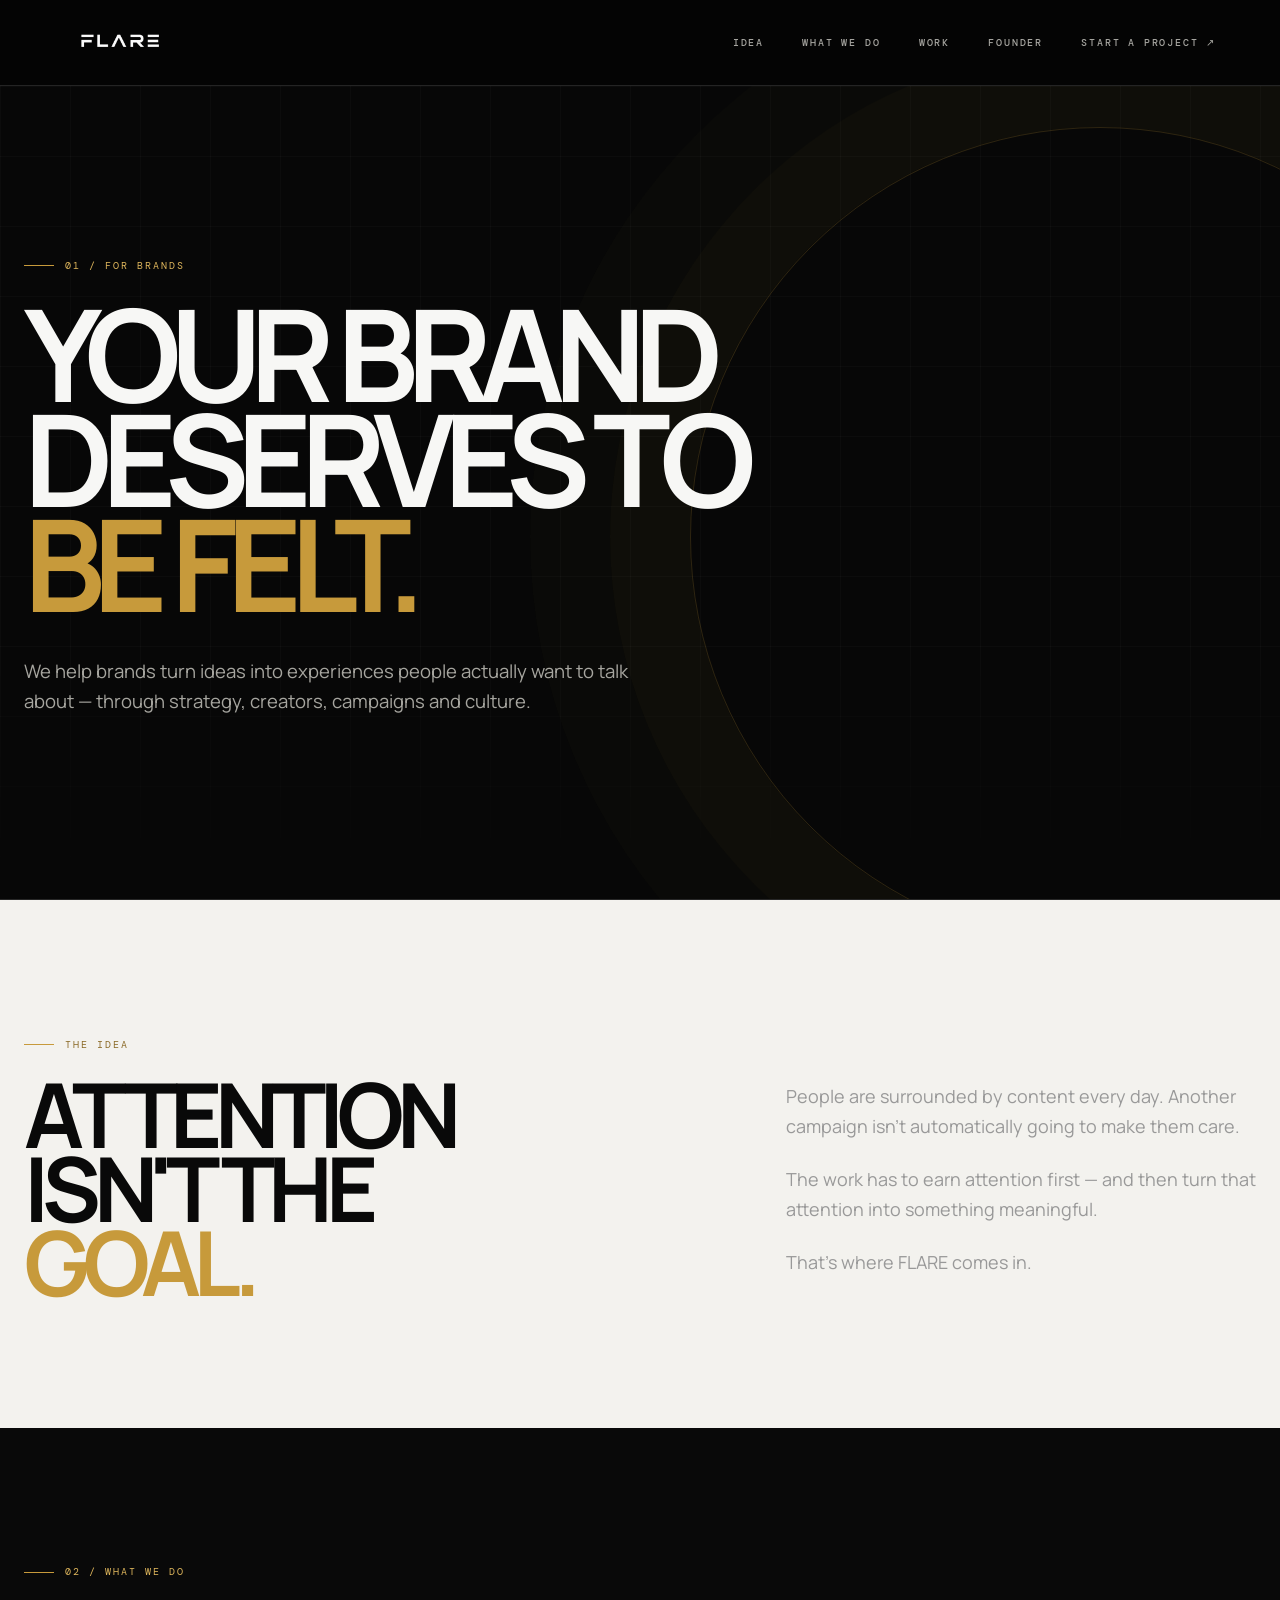
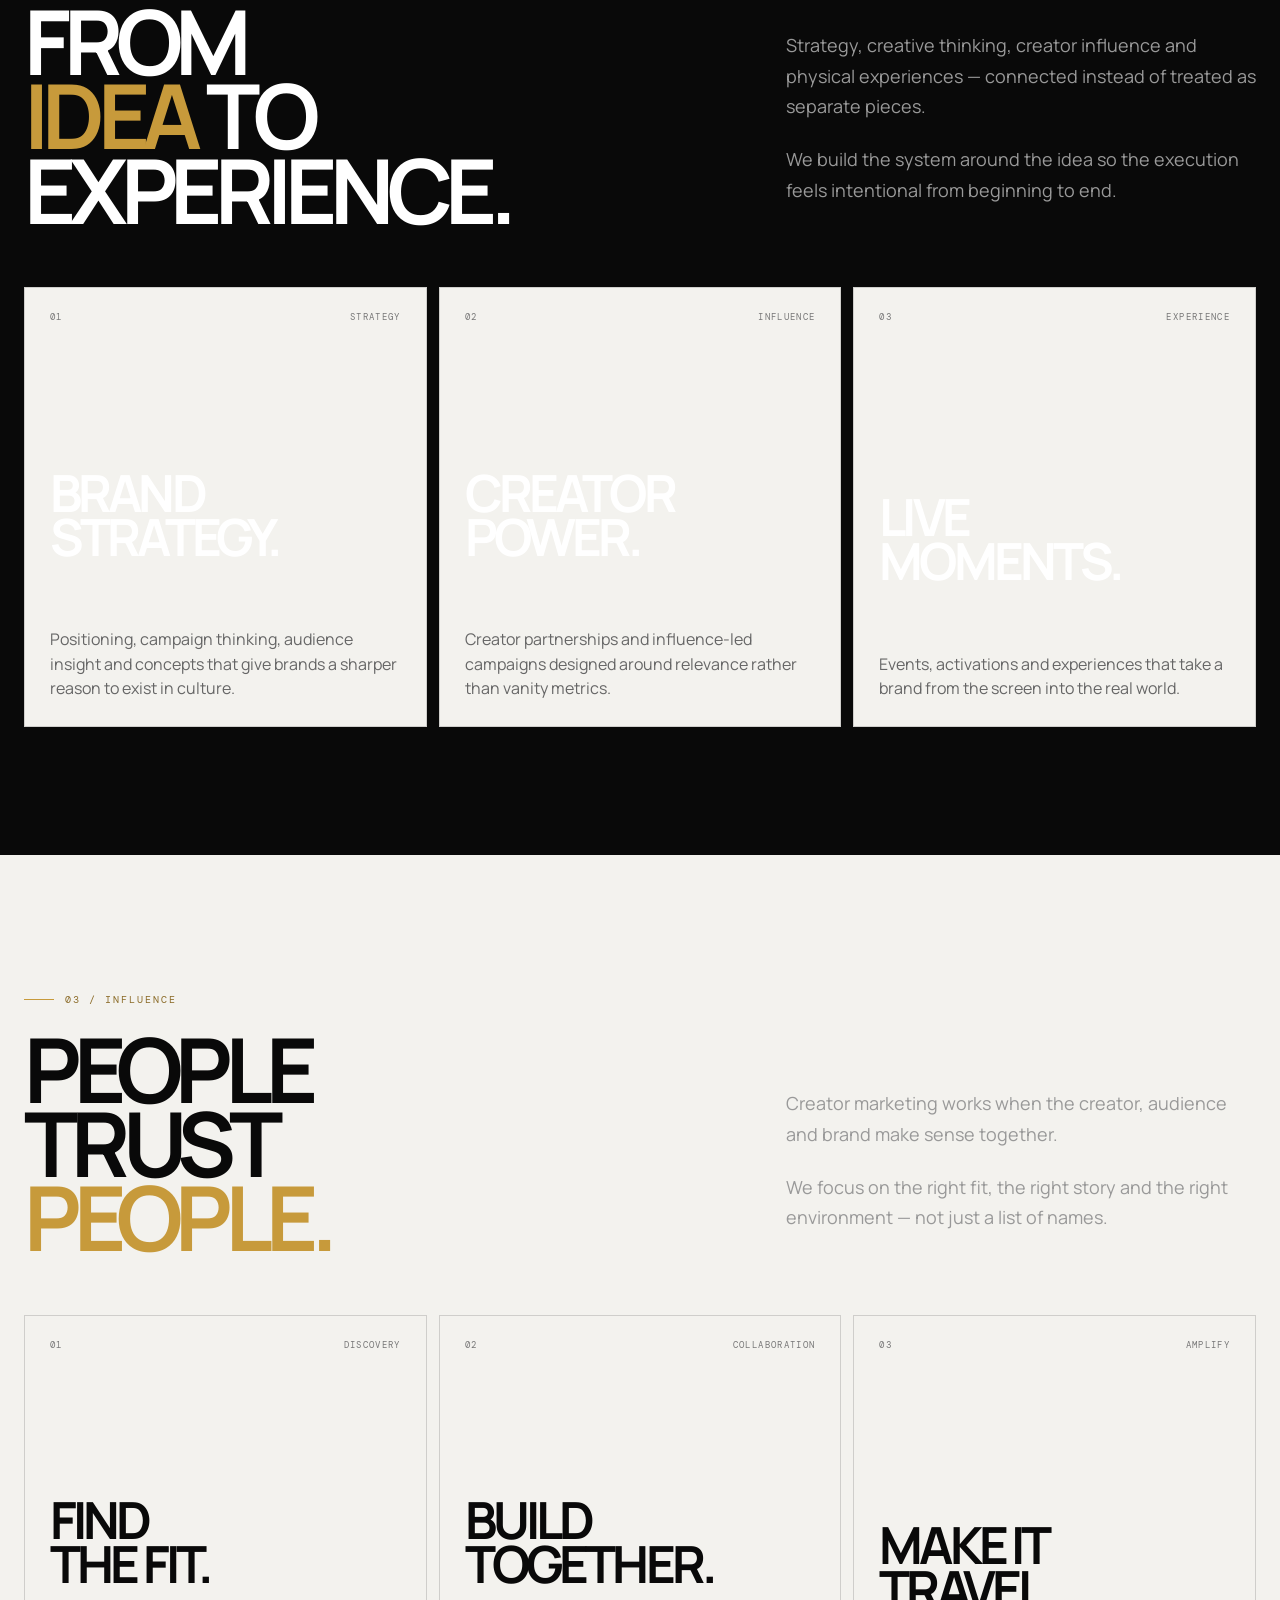
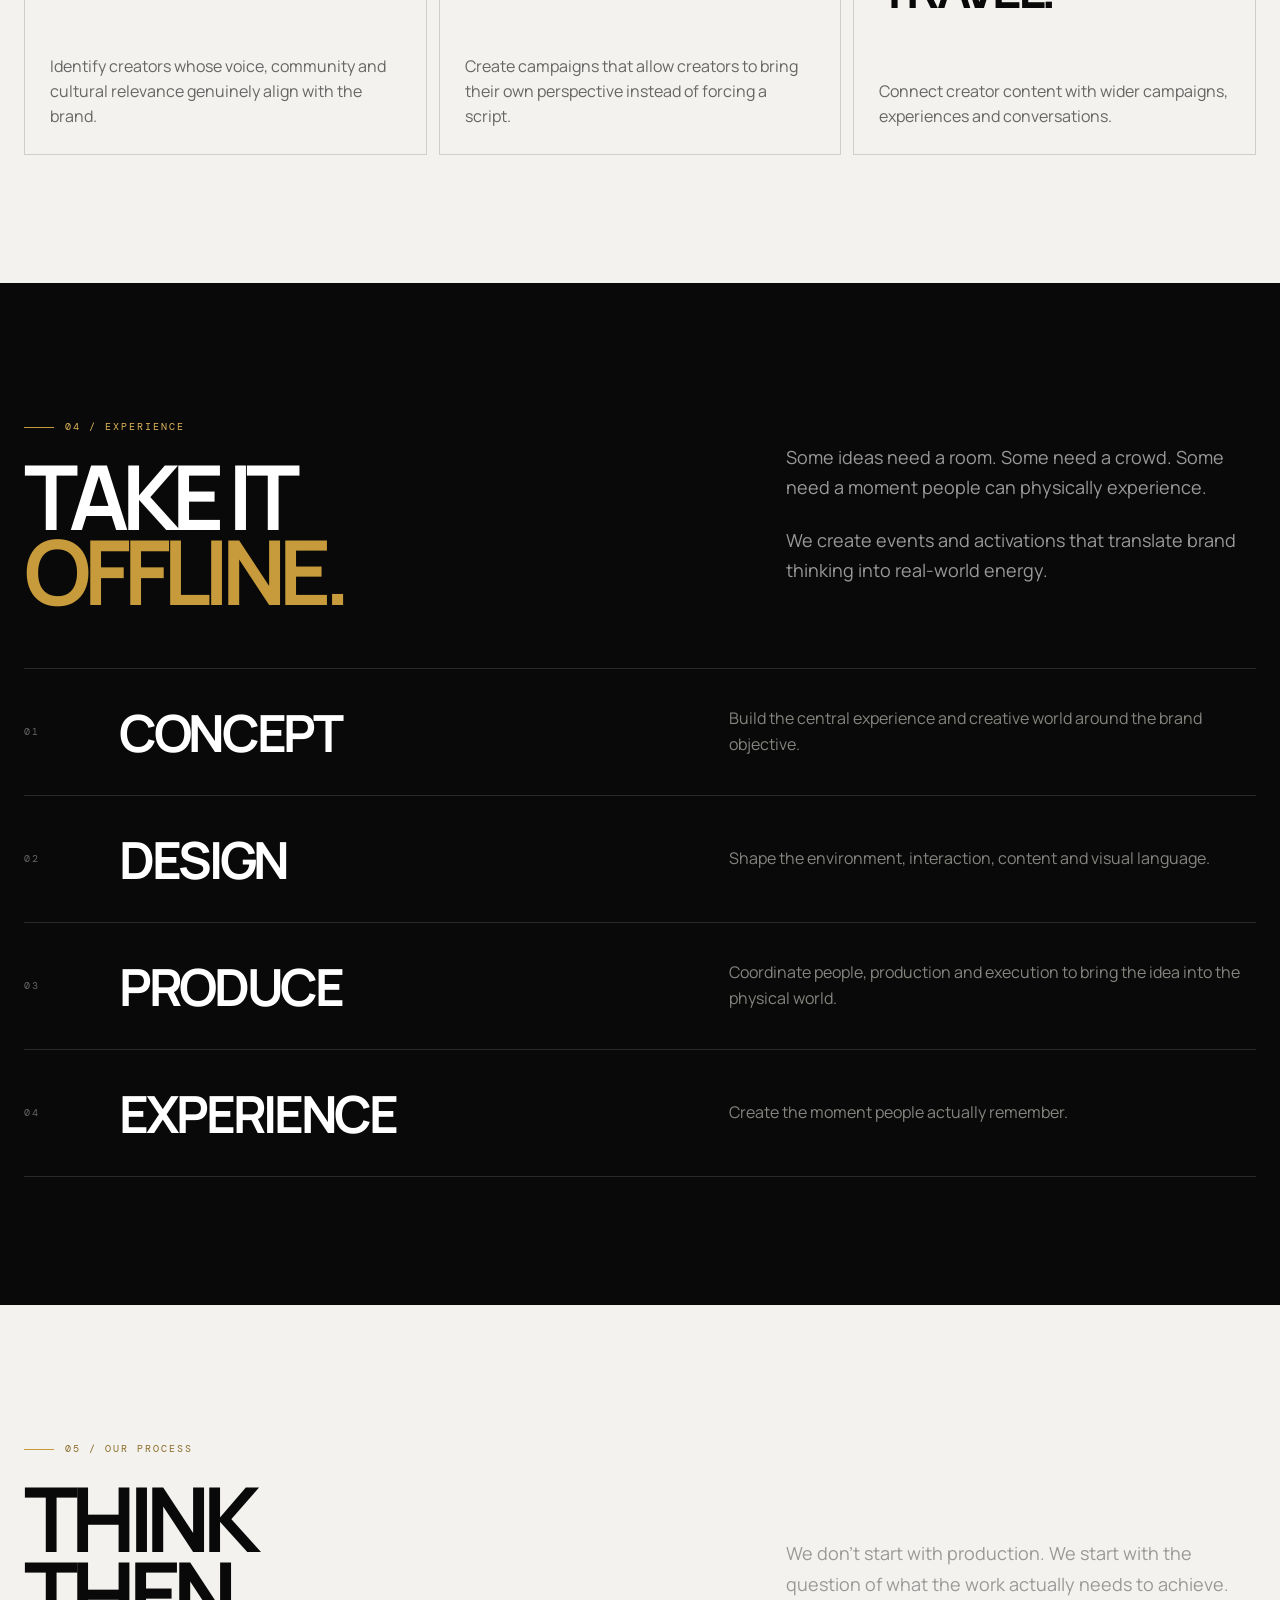
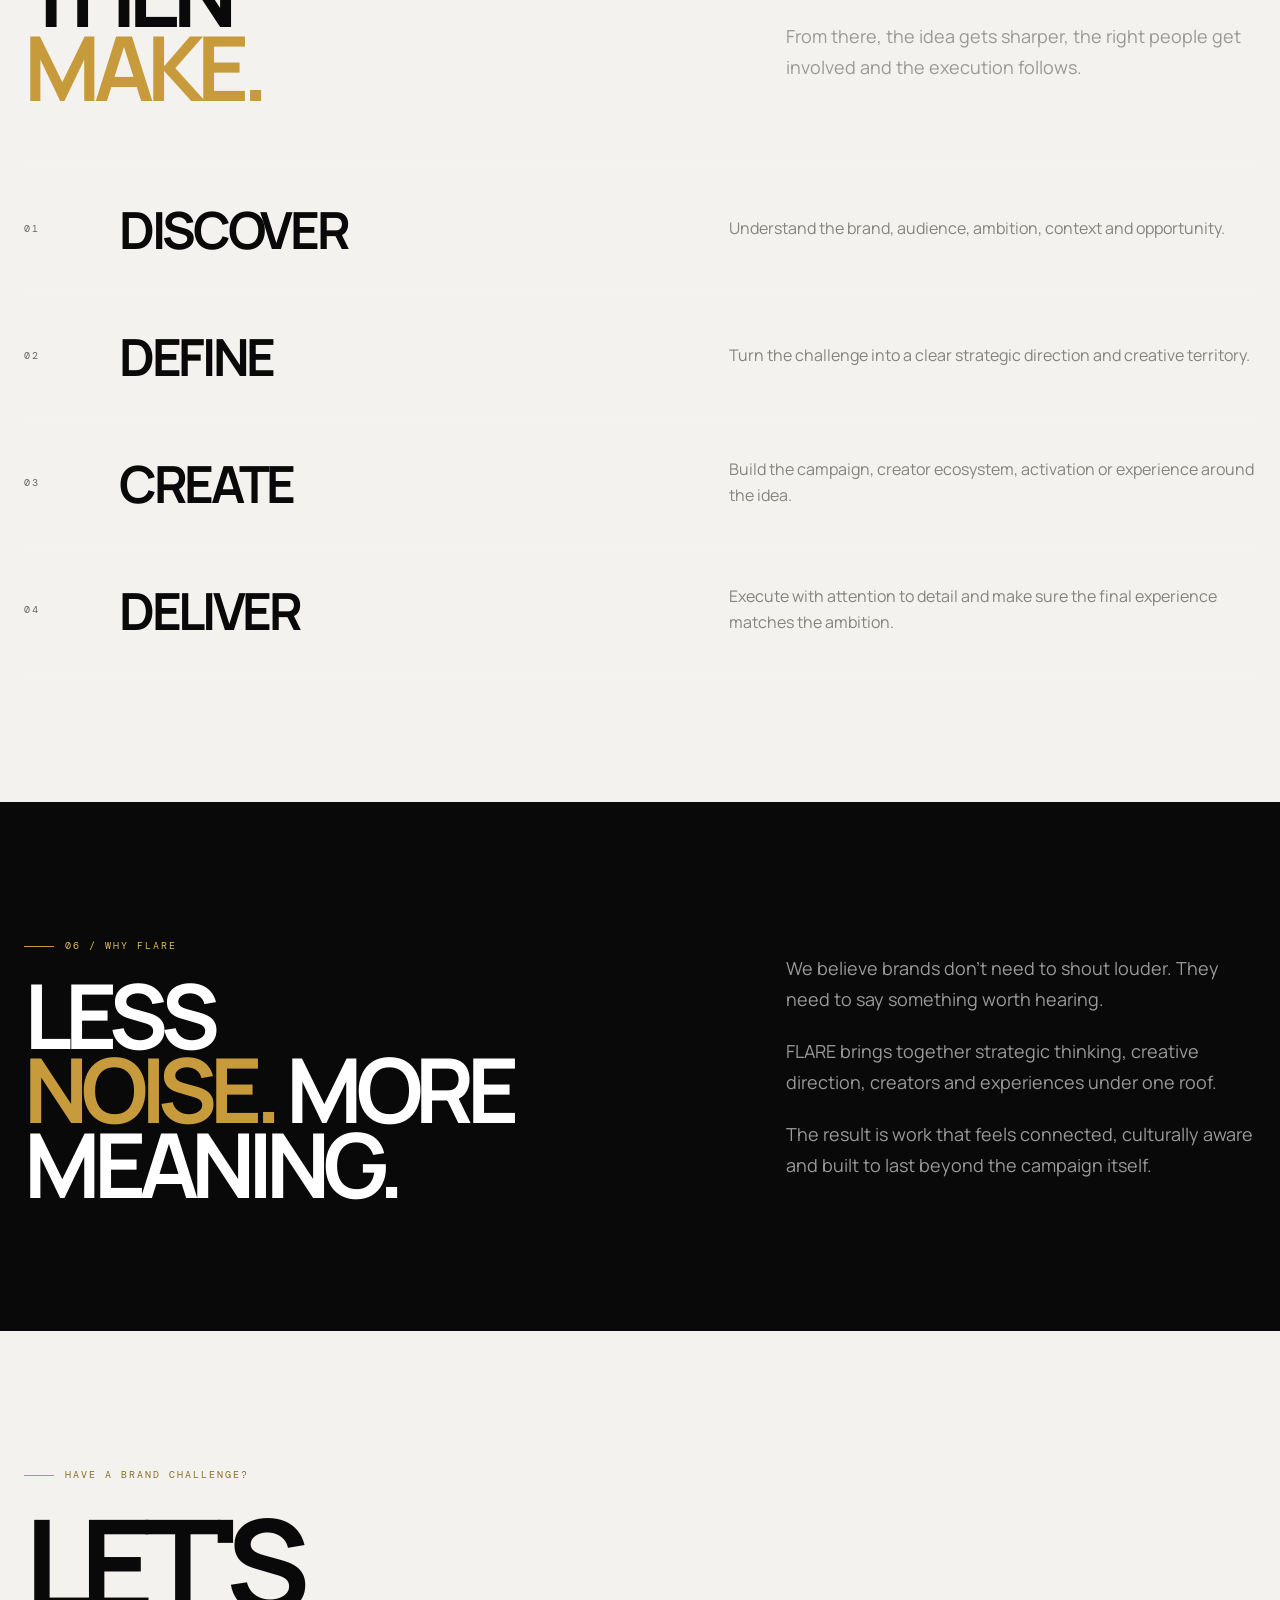
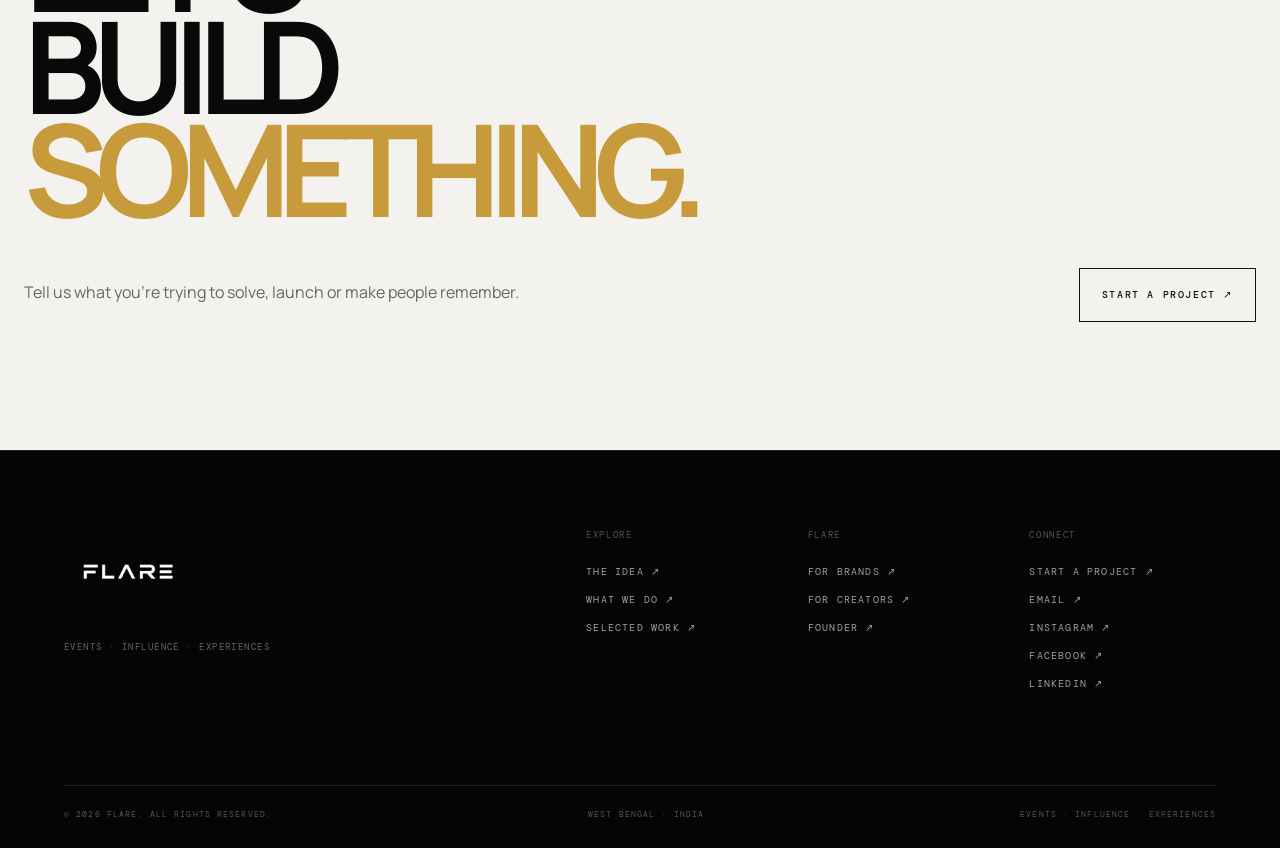
<file: brand.html>
<!doctype html>
<html lang="en">

<head>

  <meta charset="utf-8">

  <meta
    name="viewport"
    content="width=device-width,initial-scale=1,viewport-fit=cover"
  >

  <title>FLARE — For Brands</title>

  <meta
    name="theme-color"
    content="#050505"
  >

  <link rel="preconnect" href="https://fonts.googleapis.com">

  <link
    rel="preconnect"
    href="https://fonts.gstatic.com"
    crossorigin
  >

  <link
    href="https://fonts.googleapis.com/css2?family=DM+Mono:wght@300;400;500&family=Manrope:wght@400;500;600;700;800&display=swap"
    rel="stylesheet"
  >

  <!-- GLOBAL FLARE SYSTEM -->
  <link
    rel="stylesheet"
    href="flare-global.css"
  >

</head>


<body class="page-brand">


<!-- =====================================================
     PAGE LOADER
===================================================== -->

<div
  class="flare-page-loader"
  aria-hidden="true"
>

  <img
    src="flare-logo.png"
    alt=""
  >

  <div class="flare-loader-line"></div>

</div>



<!-- =====================================================
     HEADER
===================================================== -->

<header class="site-header">

  <a
    href="index.html"
    class="brand-logo"
    aria-label="FLARE Home"
  >

    <img
      src="flare-logo.png"
      alt="FLARE"
    >

  </a>


  <nav
    class="desktop-nav"
    aria-label="Primary navigation"
  >

    <a href="index.html#idea">
      IDEA
    </a>

    <a href="index.html#services">
      WHAT WE DO
    </a>

    <a href="index.html#work">
      WORK
    </a>

    <a href="founder.html">
      FOUNDER
    </a>

    <a href="contact.html">
      START A PROJECT ↗
    </a>

  </nav>


  <button
    class="menu-button"
    id="menuToggle"
    type="button"
    aria-label="Open menu"
    aria-expanded="false"
    aria-controls="mobileMenu"
  >

    <span></span>
    <span></span>

  </button>

</header>



<!-- =====================================================
     MOBILE MENU
===================================================== -->

<div
  class="mobile-menu"
  id="mobileMenu"
  aria-hidden="true"
>

  <div class="mobile-menu-inner">

    <div class="menu-label">
      MENU / 001
    </div>


    <nav
      class="mobile-navigation"
      aria-label="Mobile navigation"
    >

      <a href="index.html#idea">

        <span>
          THE IDEA
        </span>

        <small>
          01
        </small>

      </a>


      <a href="index.html#services">

        <span>
          WHAT WE DO
        </span>

        <small>
          02
        </small>

      </a>


      <a href="index.html#work">

        <span>
          SELECTED WORK
        </span>

        <small>
          03
        </small>

      </a>


      <a href="founder.html">

        <span>
          FOUNDER
        </span>

        <small>
          04
        </small>

      </a>


      <a href="contact.html">

        <span>
          START A PROJECT
        </span>

        <small>
          05
        </small>

      </a>

    </nav>


    <div class="menu-socials">

      <a
        href="https://www.instagram.com/weareflare.in/"
        target="_blank"
        rel="noopener noreferrer"
      >
        INSTAGRAM ↗
      </a>


      <a
        href="https://www.facebook.com/share/1E8TYpNmLc/?mibextid=wwXIfr"
        target="_blank"
        rel="noopener noreferrer"
      >
        FACEBOOK ↗
      </a>


      <a
        href="https://www.linkedin.com/company/flare-events-india/"
        target="_blank"
        rel="noopener noreferrer"
      >
        LINKEDIN ↗
      </a>

    </div>

  </div>

</div>



<!-- =====================================================
     MAIN
===================================================== -->

<main>


<!-- =====================================================
     BRAND HERO
===================================================== -->

<section class="inner-hero">

  <div class="inner-hero-inner">

    <span class="eyebrow reveal">
      01 / FOR BRANDS
    </span>


    <h1 class="reveal delay-1">

      YOUR BRAND<br>

      DESERVES TO<br>

      <span>
        BE FELT.
      </span>

    </h1>


    <p class="inner-hero-copy reveal delay-2">

      We help brands turn ideas into experiences people
      actually want to talk about — through strategy,
      creators, campaigns and culture.

    </p>

  </div>

</section>



<!-- =====================================================
     THE IDEA
===================================================== -->

<section class="inner-section light">

  <div class="inner-container">

    <div class="split">

      <div>

        <span
          class="eyebrow reveal"
          style="color:#8b6b28"
        >
          THE IDEA
        </span>


        <h2 class="reveal delay-1">

          ATTENTION<br>

          ISN'T THE<br>

          <span>
            GOAL.
          </span>

        </h2>

      </div>


      <div class="split-copy reveal delay-2">

        <p>
          People are surrounded by content every day.
          Another campaign isn't automatically going
          to make them care.
        </p>

        <p>
          The work has to earn attention first — and then
          turn that attention into something meaningful.
        </p>

        <p>
          That's where FLARE comes in.
        </p>

      </div>

    </div>

  </div>

</section>



<!-- =====================================================
     WHAT WE DO
===================================================== -->

<section class="inner-section dark">

  <div class="inner-container">

    <span class="eyebrow reveal">
      02 / WHAT WE DO
    </span>


    <div class="split">

      <div>

        <h2 class="reveal delay-1">

          FROM<br>

          <span>
            IDEA
          </span>

          TO<br>

          EXPERIENCE.

        </h2>

      </div>


      <div class="split-copy reveal delay-2">

        <p>
          Strategy, creative thinking, creator influence
          and physical experiences — connected instead
          of treated as separate pieces.
        </p>

        <p>
          We build the system around the idea so the
          execution feels intentional from beginning to end.
        </p>

      </div>

    </div>


    <div class="capability-grid">


      <!-- STRATEGY -->

      <article class="capability-card reveal">

        <small>

          <span>
            01
          </span>

          <span>
            STRATEGY
          </span>

        </small>


        <h3>
          BRAND<br>
          STRATEGY.
        </h3>


        <p>
          Positioning, campaign thinking, audience insight
          and concepts that give brands a sharper reason
          to exist in culture.
        </p>

      </article>



      <!-- INFLUENCE -->

      <article class="capability-card reveal delay-1">

        <small>

          <span>
            02
          </span>

          <span>
            INFLUENCE
          </span>

        </small>


        <h3>
          CREATOR<br>
          POWER.
        </h3>


        <p>
          Creator partnerships and influence-led campaigns
          designed around relevance rather than vanity metrics.
        </p>

      </article>



      <!-- EXPERIENCE -->

      <article class="capability-card reveal delay-2">

        <small>

          <span>
            03
          </span>

          <span>
            EXPERIENCE
          </span>

        </small>


        <h3>
          LIVE<br>
          MOMENTS.
        </h3>


        <p>
          Events, activations and experiences that take
          a brand from the screen into the real world.
        </p>

      </article>


    </div>

  </div>

</section>



<!-- =====================================================
     CREATOR / INFLUENCE
===================================================== -->

<section class="inner-section light">

  <div class="inner-container">

    <span
      class="eyebrow reveal"
      style="color:#8b6b28"
    >
      03 / INFLUENCE
    </span>


    <div class="split">

      <div>

        <h2 class="reveal delay-1">

          PEOPLE<br>

          TRUST<br>

          <span>
            PEOPLE.
          </span>

        </h2>

      </div>


      <div class="split-copy reveal delay-2">

        <p>
          Creator marketing works when the creator,
          audience and brand make sense together.
        </p>

        <p>
          We focus on the right fit, the right story and
          the right environment — not just a list of names.
        </p>

      </div>

    </div>


    <div class="capability-grid">


      <article class="capability-card reveal">

        <small>

          <span>
            01
          </span>

          <span>
            DISCOVERY
          </span>

        </small>


        <h3>
          FIND<br>
          THE FIT.
        </h3>


        <p>
          Identify creators whose voice, community and
          cultural relevance genuinely align with the brand.
        </p>

      </article>


      <article class="capability-card reveal delay-1">

        <small>

          <span>
            02
          </span>

          <span>
            COLLABORATION
          </span>

        </small>


        <h3>
          BUILD<br>
          TOGETHER.
        </h3>


        <p>
          Create campaigns that allow creators to bring
          their own perspective instead of forcing a script.
        </p>

      </article>


      <article class="capability-card reveal delay-2">

        <small>

          <span>
            03
          </span>

          <span>
            AMPLIFY
          </span>

        </small>


        <h3>
          MAKE IT<br>
          TRAVEL.
        </h3>


        <p>
          Connect creator content with wider campaigns,
          experiences and conversations.
        </p>

      </article>


    </div>

  </div>

</section>



<!-- =====================================================
     EXPERIENCE
===================================================== -->

<section class="inner-section dark">

  <div class="inner-container">

    <span class="eyebrow reveal">
      04 / EXPERIENCE
    </span>


    <div class="split">

      <div>

        <h2 class="reveal delay-1">

          TAKE IT<br>

          <span>
            OFFLINE.
          </span>

        </h2>

      </div>


      <div class="split-copy reveal delay-2">

        <p>
          Some ideas need a room.
          Some need a crowd.
          Some need a moment people can physically experience.
        </p>

        <p>
          We create events and activations that translate
          brand thinking into real-world energy.
        </p>

      </div>

    </div>


    <div class="process-list">


      <div class="process-row reveal">

        <span>
          01
        </span>

        <h3>
          CONCEPT
        </h3>

        <p>
          Build the central experience and creative world
          around the brand objective.
        </p>

      </div>


      <div class="process-row reveal">

        <span>
          02
        </span>

        <h3>
          DESIGN
        </h3>

        <p>
          Shape the environment, interaction, content and
          visual language.
        </p>

      </div>


      <div class="process-row reveal">

        <span>
          03
        </span>

        <h3>
          PRODUCE
        </h3>

        <p>
          Coordinate people, production and execution
          to bring the idea into the physical world.
        </p>

      </div>


      <div class="process-row reveal">

        <span>
          04
        </span>

        <h3>
          EXPERIENCE
        </h3>

        <p>
          Create the moment people actually remember.
        </p>

      </div>


    </div>

  </div>

</section>



<!-- =====================================================
     PROCESS
===================================================== -->

<section class="inner-section light">

  <div class="inner-container">

    <span
      class="eyebrow reveal"
      style="color:#8b6b28"
    >
      05 / OUR PROCESS
    </span>


    <div class="split">

      <div>

        <h2 class="reveal delay-1">

          THINK<br>

          THEN<br>

          <span>
            MAKE.
          </span>

        </h2>

      </div>


      <div class="split-copy reveal delay-2">

        <p>
          We don't start with production.
          We start with the question of what the work
          actually needs to achieve.
        </p>

        <p>
          From there, the idea gets sharper, the right
          people get involved and the execution follows.
        </p>

      </div>

    </div>


    <div class="process-list">


      <div class="process-row reveal">

        <span>
          01
        </span>

        <h3>
          DISCOVER
        </h3>

        <p>
          Understand the brand, audience, ambition,
          context and opportunity.
        </p>

      </div>


      <div class="process-row reveal">

        <span>
          02
        </span>

        <h3>
          DEFINE
        </h3>

        <p>
          Turn the challenge into a clear strategic
          direction and creative territory.
        </p>

      </div>


      <div class="process-row reveal">

        <span>
          03
        </span>

        <h3>
          CREATE
        </h3>

        <p>
          Build the campaign, creator ecosystem,
          activation or experience around the idea.
        </p>

      </div>


      <div class="process-row reveal">

        <span>
          04
        </span>

        <h3>
          DELIVER
        </h3>

        <p>
          Execute with attention to detail and make
          sure the final experience matches the ambition.
        </p>

      </div>


    </div>

  </div>

</section>



<!-- =====================================================
     WHY FLARE
===================================================== -->

<section class="inner-section dark">

  <div class="inner-container">

    <span class="eyebrow reveal">
      06 / WHY FLARE
    </span>


    <div class="split">

      <div>

        <h2 class="reveal delay-1">

          LESS<br>

          <span>
            NOISE.
          </span>

          MORE<br>

          MEANING.

        </h2>

      </div>


      <div class="split-copy reveal delay-2">

        <p>
          We believe brands don't need to shout louder.
          They need to say something worth hearing.
        </p>

        <p>
          FLARE brings together strategic thinking,
          creative direction, creators and experiences
          under one roof.
        </p>

        <p>
          The result is work that feels connected,
          culturally aware and built to last beyond
          the campaign itself.
        </p>

      </div>

    </div>

  </div>

</section>



<!-- =====================================================
     CTA
===================================================== -->

<section class="inner-cta">

  <div class="inner-container">

    <span
      class="eyebrow"
      style="color:#8b6b28"
    >
      HAVE A BRAND CHALLENGE?
    </span>


    <h2 class="reveal">

      LET'S<br>

      BUILD<br>

      <span>
        SOMETHING.
      </span>

    </h2>


    <div class="inner-cta-bottom reveal">

      <p>
        Tell us what you're trying to solve,
        launch or make people remember.
      </p>


      <a
        href="contact.html"
        class="cta-button"
      >
        START A PROJECT ↗
      </a>

    </div>

  </div>

</section>


</main>
<!-- =====================================================
     FOOTER
===================================================== -->

<footer class="footer">

  <div class="footer-top">

    <!-- BRAND -->

    <div class="footer-brand">

      <img
        src="flare-logo.png"
        alt="FLARE"
        class="footer-logo"
      >

      <p>
        EVENTS · INFLUENCE · EXPERIENCES
      </p>

    </div>


    <!-- FOOTER NAVIGATION -->

    <div class="footer-navigation">


      <!-- EXPLORE -->

      <div class="footer-column">

        <span class="footer-label">
          EXPLORE
        </span>

        <a href="index.html#idea">
          THE IDEA ↗
        </a>

        <a href="index.html#services">
          WHAT WE DO ↗
        </a>

        <a href="index.html#work">
          SELECTED WORK ↗
        </a>

      </div>


      <!-- FLARE -->

      <div class="footer-column">

        <span class="footer-label">
          FLARE
        </span>

        <a href="brand.html">
          FOR BRANDS ↗
        </a>

        <a href="creator.html">
          FOR CREATORS ↗
        </a>

        <a href="founder.html">
          FOUNDER ↗
        </a>

      </div>


      <!-- CONNECT -->

      <div class="footer-column">

        <span class="footer-label">
          CONNECT
        </span>

        <a href="contact.html">
          START A PROJECT ↗
        </a>

        <a href="mailto:book.flareevents@gmail.com">
          EMAIL ↗
        </a>

        <a
          href="https://www.instagram.com/weareflare.in/"
          target="_blank"
          rel="noopener noreferrer"
        >
          INSTAGRAM ↗
        </a>

        <a
          href="https://www.facebook.com/share/1E8TYpNmLc/?mibextid=wwXIfr"
          target="_blank"
          rel="noopener noreferrer"
        >
          FACEBOOK ↗
        </a>

        <a
          href="https://www.linkedin.com/company/flare-events-india/"
          target="_blank"
          rel="noopener noreferrer"
        >
          LINKEDIN ↗
        </a>

      </div>

    </div>

  </div>


  <!-- FOOTER BOTTOM -->

  <div class="footer-bottom">

    <span>
      © 2026 FLARE. ALL RIGHTS RESERVED.
    </span>

    <span>
      WEST BENGAL · INDIA
    </span>

    <span>
      EVENTS · INFLUENCE · EXPERIENCES
    </span>

  </div>

</footer>


<!-- =====================================================
     GLOBAL JAVASCRIPT
===================================================== -->

<script
  src="flare-global.js"defer></script>

</body>
</html>
</file>
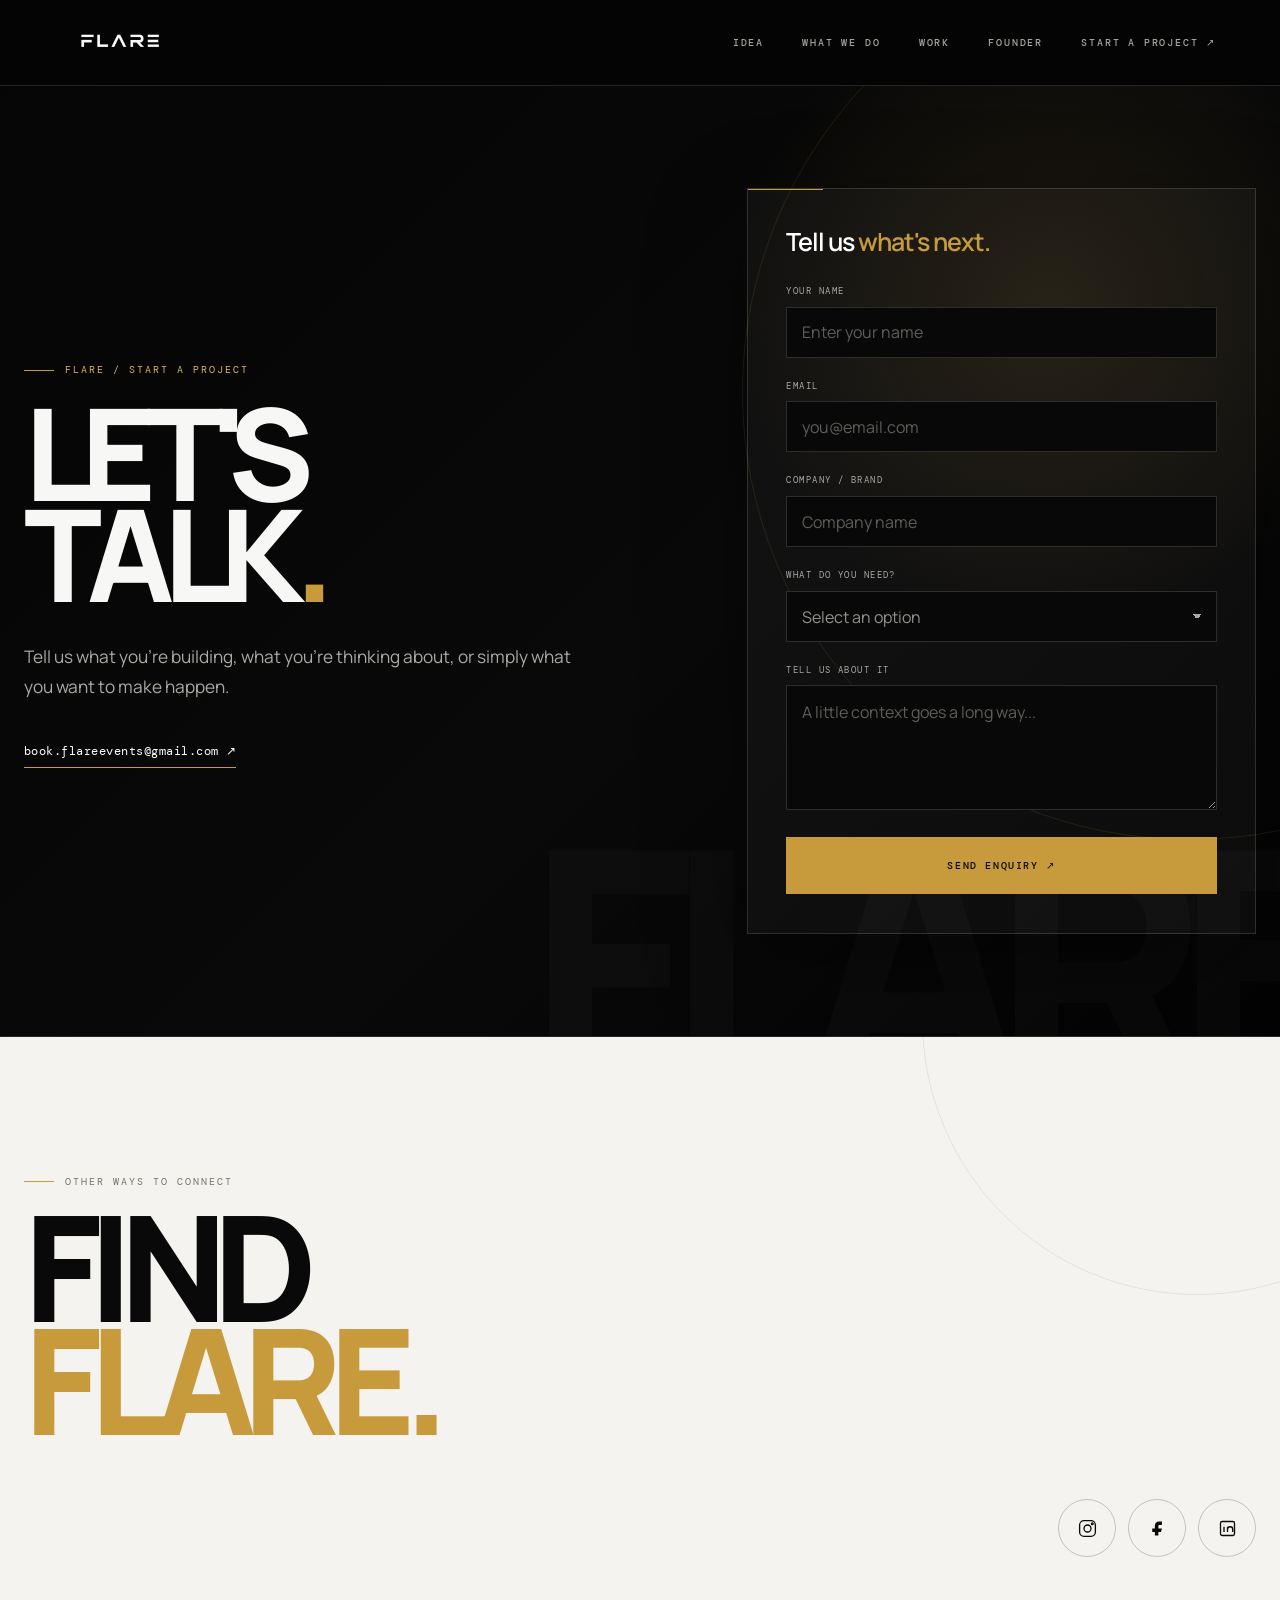
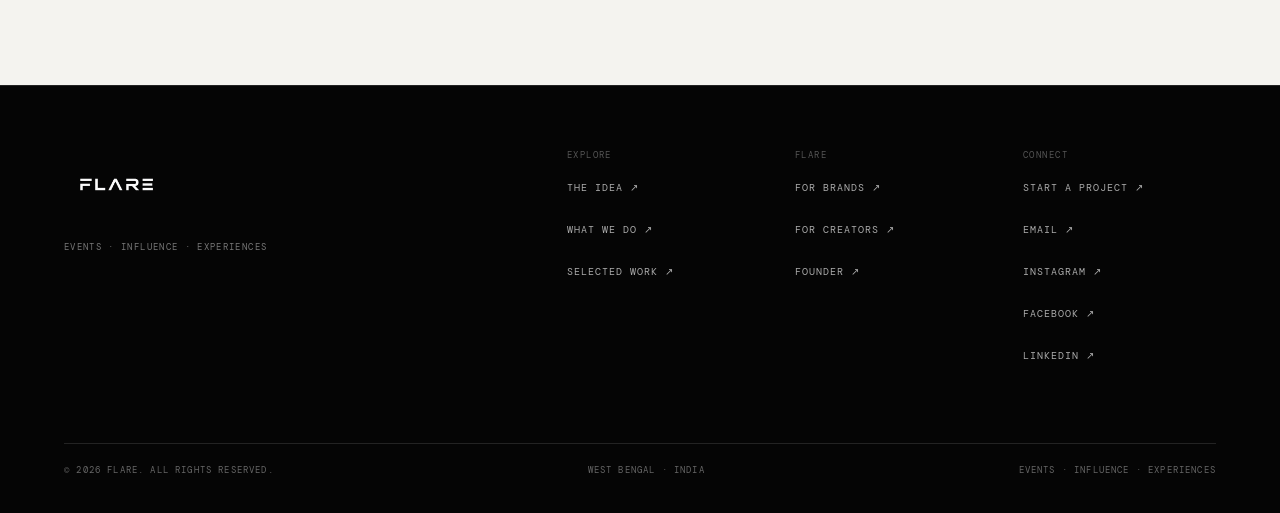
<file: contact.html>
<!doctype html>
<html lang="en">

<head>

  <meta charset="UTF-8">

  <meta
    name="viewport"
    content="width=device-width,initial-scale=1,viewport-fit=cover"
  >

  <title>FLARE — Start a Project</title>

  <meta
    name="description"
    content="Contact FLARE for events, brand experiences, creator partnerships and collaborations."
  >

  <meta
    name="robots"
    content="index, follow"
  >

  <meta
    name="theme-color"
    content="#050505"
  >

  <link
    rel="canonical"
    href="https://flareevents.in/contact.html"
  >

  <link
    rel="icon"
    type="image/png"
    href="favicon.png"
  >

  <link rel="preconnect" href="https://fonts.googleapis.com">

  <link
    rel="preconnect"
    href="https://fonts.googleapis.com"
    crossorigin
  >

  <link
    href="https://fonts.googleapis.com/css2?family=DM+Mono:wght@300;400;500&family=Manrope:wght@400;500;600;700;800&display=swap"
    rel="stylesheet"
  >

  <link
    rel="stylesheet"
    href="flare-global.css"
  >


  <style>

    /* =====================================================
       CONTACT PAGE
    ===================================================== */

    .contact-page{
      background:#050505;
      overflow:hidden;
    }


    /* =====================================================
       HERO
    ===================================================== */

    .contact-section{
      position:relative;
      overflow:hidden;
      min-height:
        calc(
          100svh -
          var(--header-height,86px)
        );
      border-bottom:1px solid rgba(255,255,255,.12);
      background:
        radial-gradient(
          circle at 82% 24%,
          rgba(199,154,59,.12),
          transparent 25%
        ),
        linear-gradient(
          135deg,
          #050505 0%,
          #090909 55%,
          #030303 100%
        );
    }


    .contact-section::before{
      content:"";
      position:absolute;
      width:min(70vw,900px);
      aspect-ratio:1;
      right:-28%;
      top:-15%;
      border:1px solid rgba(199,154,59,.13);
      border-radius:50%;
      animation:
        contactOrbit
        24s
        linear
        infinite;
      pointer-events:none;
    }


    .contact-section::after{
      content:"FLARE";
      position:absolute;
      right:-4vw;
      bottom:-3vw;
      font:
        800
        clamp(170px,25vw,390px)/.72
        "Manrope",
        sans-serif;
      letter-spacing:-.1em;
      color:rgba(255,255,255,.018);
      pointer-events:none;
      user-select:none;
      animation:
        contactFloat
        8s
        ease-in-out
        infinite alternate;
    }


    @keyframes contactOrbit{
      to{
        transform:rotate(360deg);
      }
    }


    @keyframes contactFloat{
      from{
        transform:translate3d(0,0,0);
      }
      to{
        transform:translate3d(-20px,-12px,0);
      }
    }


    .contact-grid{
      position:relative;
      z-index:2;
      width:min(
        var(--max,1380px),
        calc(100% - 48px)
      );
      min-height:
        calc(
          100svh -
          var(--header-height,86px)
        );
      margin:auto;
      padding:
        clamp(70px,8vw,120px)
        0;
      display:grid;
      grid-template-columns:
        minmax(0,1fr)
        minmax(400px,.82fr);
      gap:
        clamp(
          55px,
          8vw,
          140px
        );
      align-items:center;
    }


    /* =====================================================
       HEADING
    ===================================================== */

    .contact-heading{
      max-width:720px;
    }


    .contact-eyebrow{
      opacity:0;
      transform:translateY(20px);
      animation:
        contactReveal
        .8s
        .15s
        cubic-bezier(.2,.7,.2,1)
        forwards;
    }


    .contact-heading h1{
      margin-top:25px;
      font:
        800
        clamp(72px,10vw,150px)/.79
        "Manrope",
        sans-serif;
      letter-spacing:-.09em;
      opacity:0;
      transform:translateY(45px);
      animation:
        contactReveal
        1s
        .28s
        cubic-bezier(.16,1,.3,1)
        forwards;
    }


    .contact-heading h1 span{
      color:var(--gold,#c79a3b);
    }


    .intro{
      max-width:570px;
      margin-top:38px;
      color:#aaa9a3;
      font-size:
        clamp(
          15px,
          1.35vw,
          19px
        );
      line-height:1.7;
      opacity:0;
      transform:translateY(25px);
      animation:
        contactReveal
        .8s
        .55s
        cubic-bezier(.2,.7,.2,1)
        forwards;
    }


    .email-link{
      display:inline-block;
      margin-top:25px;
      padding-bottom:7px;
      color:#fff;
      border-bottom:1px solid var(--gold,#c79a3b);
      font:
        400 12px/1.4
        "DM Mono",
        monospace;
      letter-spacing:.04em;
      opacity:0;
      transform:translateY(20px);
      animation:
        contactReveal
        .8s
        .7s
        cubic-bezier(.2,.7,.2,1)
        forwards;
      transition:
        color .25s ease;
    }


    .email-link:hover{
      color:var(--gold-soft,#e0b85b);
    }


    @keyframes contactReveal{
      to{
        opacity:1;
        transform:none;
      }
    }


    /* =====================================================
       FORM
    ===================================================== */

    .project-form{
      position:relative;
      width:100%;
      padding:
        clamp(
          25px,
          3vw,
          46px
        );
      background:
        rgba(255,255,255,.035);
      border:1px solid rgba(255,255,255,.14);
      box-shadow:
        0 30px 90px
        rgba(0,0,0,.35);
      opacity:0;
      transform:translateY(45px);
      animation:
        contactFormIn
        1s
        .35s
        cubic-bezier(.16,1,.3,1)
        forwards;
    }


    .project-form::before{
      content:"";
      position:absolute;
      top:0;
      left:0;
      width:75px;
      height:1px;
      background:var(--gold,#c79a3b);
    }


    @keyframes contactFormIn{
      to{
        opacity:1;
        transform:none;
      }
    }


    .form-title{
      margin-bottom:30px;
      color:#fff;
      font-size:25px;
      line-height:1.1;
      font-weight:600;
      letter-spacing:-.04em;
    }


    .form-title span{
      color:var(--gold,#c79a3b);
    }


    .form-field{
      position:relative;
      margin-bottom:22px;
    }


    .form-field label{
      display:block;
      margin-bottom:9px;
      color:#aaa9a3;
      font:
        400 9px/1.4
        "DM Mono",
        monospace;
      letter-spacing:.16em;
      text-transform:uppercase;
    }


    .form-field input,
    .form-field select,
    .form-field textarea{
      display:block;
      width:100%;
      max-width:100%;
      border:1px solid rgba(255,255,255,.15);
      border-radius:0;
      outline:none;
      background:#080808;
      color:#fff;
      padding:14px 15px;
      transition:
        border-color .25s ease,
        box-shadow .25s ease,
        transform .25s ease;
    }


    .form-field input,
    .form-field select{
      height:51px;
    }


    .form-field textarea{
      min-height:125px;
      resize:vertical;
      line-height:1.55;
    }


    .form-field input::placeholder,
    .form-field textarea::placeholder{
      color:#5e5e59;
    }


    .form-field select{
      appearance:none;
      -webkit-appearance:none;
      cursor:pointer;
      color:#92928c;
      background-image:
        linear-gradient(
          45deg,
          transparent 50%,
          #aaa 50%
        ),
        linear-gradient(
          135deg,
          #aaa 50%,
          transparent 50%
        );
      background-position:
        calc(100% - 19px) 22px,
        calc(100% - 14px) 22px;
      background-size:
        5px 5px,
        5px 5px;
      background-repeat:no-repeat;
    }


    .form-field input:focus,
    .form-field select:focus,
    .form-field textarea:focus{
      border-color:var(--gold,#c79a3b);
      box-shadow:
        0 0 0 3px
        rgba(199,154,59,.08);
      transform:translateY(-1px);
    }


    .form-submit{
      position:relative;
      width:100%;
      min-height:57px;
      margin-top:5px;
      border:1px solid var(--gold,#c79a3b);
      background:var(--gold,#c79a3b);
      color:#050505;
      cursor:pointer;
      overflow:hidden;
      font:
        500 10px/1
        "DM Mono",
        monospace;
      letter-spacing:.16em;
      text-transform:uppercase;
      transition:
        color .35s ease,
        background .35s ease,
        transform .3s ease;
    }


    .form-submit:hover{
      background:transparent;
      color:#fff;
      transform:translateY(-2px);
    }


    /* =====================================================
       SOCIAL CTA
    ===================================================== */

    .big-cta{
      position:relative;
      overflow:hidden;
      background:#f4f3ef;
      color:#090909;
    }


    .big-cta::before{
      content:"";
      position:absolute;
      width:550px;
      aspect-ratio:1;
      right:-15%;
      top:-45%;
      border:1px solid rgba(0,0,0,.07);
      border-radius:50%;
      pointer-events:none;
    }


    .cta-inner{
      position:relative;
      z-index:2;
      width:min(
        var(--max,1380px),
        calc(100% - 48px)
      );
      margin:auto;
      padding:
        clamp(80px,10vw,145px)
        0;
      display:grid;
      grid-template-columns:
        minmax(0,1fr)
        auto;
      align-items:end;
      gap:50px;
    }


    .cta-inner .eyebrow{
      color:#77736b;
    }


    .cta-inner h2{
      margin-top:20px;
      max-width:100%;
      font:
        800
        clamp(76px,11.5vw,170px)/.77
        "Manrope",
        sans-serif;
      letter-spacing:-.09em;
    }


    .cta-inner h2 span{
      color:var(--gold,#c79a3b);
    }


    .social-icons{
      display:flex;
      align-items:center;
      gap:12px;
    }


    .social-icons a{
      display:grid;
      place-items:center;
      width:58px;
      height:58px;
      border:1px solid rgba(0,0,0,.2);
      transition:
        background .3s ease,
        color .3s ease,
        transform .3s ease;
    }


    .social-icons a:hover{
      background:#090909;
      color:#fff;
      transform:translateY(-5px);
    }


    .social-icons svg{
      width:21px;
      height:21px;
      fill:none;
      stroke:currentColor;
      stroke-width:1.5;
    }


    .social-icons a:nth-child(2) svg path{
      fill:currentColor;
      stroke:none;
    }


    /* =====================================================
       FOOTER
    ===================================================== */

    .footer{
      background:#050505;
      padding:
        65px
        clamp(22px,5vw,72px)
        35px;
    }


    .footer-top{
      display:grid;
      grid-template-columns:
        minmax(220px,.8fr)
        minmax(0,1.2fr);
      gap:70px;
      padding-bottom:65px;
    }


    .footer-brand{
      align-self:start;
    }


    .footer-logo{
      width:105px;
      display:block;
    }


    .footer-brand p{
      margin-top:20px;
      color:#777;
      font:
        400 9px/1.5
        "DM Mono",
        monospace;
      letter-spacing:.15em;
    }


    .footer-navigation{
      display:grid;
      grid-template-columns:
        repeat(3,1fr);
      gap:35px;
    }


    .footer-column{
      display:flex;
      flex-direction:column;
      align-items:flex-start;
      gap:13px;
    }


    .footer-label{
      margin-bottom:8px;
      color:#555;
      font:
        400 9px/1
        "DM Mono",
        monospace;
      letter-spacing:.16em;
      text-transform:uppercase;
    }


    .footer-column a{
      color:#aaa;
      font:
        400 10px/1.4
        "DM Mono",
        monospace;
      letter-spacing:.1em;
      text-transform:uppercase;
      transition:
        color .25s ease,
        transform .25s ease;
    }


    .footer-column a:hover{
      color:#fff;
      transform:translateX(4px);
    }


    .footer-bottom{
      padding-top:20px;
      border-top:1px solid rgba(255,255,255,.12);
      display:flex;
      justify-content:space-between;
      gap:20px;
      color:#666;
      font:
        400 9px/1.5
        "DM Mono",
        monospace;
      letter-spacing:.13em;
      text-transform:uppercase;
    }


    /* =====================================================
       TABLET
    ===================================================== */

    @media(max-width:1000px){

      .contact-grid{
        grid-template-columns:1fr;
        gap:60px;
        min-height:auto;
      }

      .contact-heading{
        max-width:850px;
      }

      .project-form{
        max-width:720px;
      }

      .footer-top{
        grid-template-columns:1fr;
        gap:55px;
      }

    }


    /* =====================================================
       MOBILE
    ===================================================== */

    @media(max-width:600px){

      .contact-section{
        min-height:auto;
      }

      .contact-section::before{
        width:100vw;
        right:-55%;
        top:8%;
      }

      .contact-section::after{
        right:-18vw;
        bottom:5%;
        font-size:43vw;
      }

      .contact-grid{
        width:calc(100% - 36px);
        padding:
          65px
          0
          72px;
        gap:48px;
      }

      .contact-heading h1{
        margin-top:21px;
        font-size:
          clamp(
            62px,
            20vw,
            100px
          );
        line-height:.81;
      }

      .intro{
        margin-top:28px;
        font-size:15px;
        line-height:1.65;
      }

      .email-link{
        font-size:10px;
        word-break:break-word;
      }

      .project-form{
        padding:25px 18px;
      }

      .form-title{
        font-size:23px;
      }

      .form-field{
        margin-bottom:19px;
      }

      .form-field input,
      .form-field select{
        height:50px;
      }

      .form-field textarea{
        min-height:120px;
      }

      .form-submit{
        min-height:55px;
      }

      .cta-inner{
        width:calc(100% - 36px);
        grid-template-columns:1fr;
        gap:38px;
        padding:
          75px
          0;
      }

      .cta-inner h2{
        font-size:
          clamp(
            60px,
            23vw,
            100px
          );
        line-height:.8;
      }

      .social-icons a{
        width:52px;
        height:52px;
      }

      .footer{
        padding:
          50px
          20px
          28px;
      }

      .footer-navigation{
        grid-template-columns:1fr 1fr;
        gap:40px 25px;
      }

      .footer-navigation
      .footer-column:last-child{
        grid-column:1/-1;
      }

      .footer-bottom{
        flex-direction:column;
        gap:9px;
        line-height:1.6;
      }

    }


    @media(max-width:380px){

      .contact-grid,
      .cta-inner{
        width:calc(100% - 28px);
      }

      .contact-heading h1{
        font-size:20vw;
      }

      .project-form{
        padding:22px 15px;
      }

      .cta-inner h2{
        font-size:22vw;
      }

    }


    /* =====================================================
       REDUCED MOTION
    ===================================================== */

    @media(prefers-reduced-motion:reduce){

      .contact-section::before,
      .contact-section::after,
      .contact-eyebrow,
      .contact-heading h1,
      .intro,
      .email-link,
      .project-form{
        animation:none!important;
      }

      .contact-eyebrow,
      .contact-heading h1,
      .intro,
      .email-link,
      .project-form{
        opacity:1!important;
        transform:none!important;
      }

    }

  </style>

</head>


<body class="contact-page">


<!-- =====================================================
     LOADER
===================================================== -->

<div
  class="flare-page-loader"
  aria-hidden="true"
>

  <img
    src="flare-logo.png"
    alt=""
  >

  <div class="flare-loader-line"></div>

</div>



<!-- =====================================================
     HEADER
===================================================== -->

<header class="site-header">

  <a
    href="index.html"
    class="brand-logo"
    aria-label="FLARE Home"
  >

    <img
      src="flare-logo.png"
      alt="FLARE"
    >

  </a>


  <nav
    class="desktop-nav"
    aria-label="Primary navigation"
  >

    <a href="index.html#idea">
      IDEA
    </a>

    <a href="index.html#services">
      WHAT WE DO
    </a>

    <a href="index.html#work">
      WORK
    </a>

    <a href="founder.html">
      FOUNDER
    </a>

    <a
      href="contact.html"
      aria-current="page"
    >
      START A PROJECT ↗
    </a>

  </nav>


  <button
    class="menu-button"
    id="menuToggle"
    type="button"
    aria-label="Open menu"
    aria-expanded="false"
    aria-controls="mobileMenu"
  >

    <span></span>
    <span></span>

  </button>

</header>



<!-- =====================================================
     MOBILE MENU
===================================================== -->

<div
  class="mobile-menu"
  id="mobileMenu"
  aria-hidden="true"
>

  <div class="mobile-menu-inner">

    <div class="menu-label">
      MENU / 001
    </div>


    <nav
      class="mobile-navigation"
      aria-label="Mobile navigation"
    >

      <a href="index.html#idea">

        <span>
          THE IDEA
        </span>

        <small>
          01
        </small>

      </a>


      <a href="index.html#services">

        <span>
          WHAT WE DO
        </span>

        <small>
          02
        </small>

      </a>


      <a href="index.html#work">

        <span>
          SELECTED WORK
        </span>

        <small>
          03
        </small>

      </a>


      <a href="founder.html">

        <span>
          FOUNDER
        </span>

        <small>
          04
        </small>

      </a>


      <a
        href="contact.html"
        aria-current="page"
      >

        <span>
          START A PROJECT
        </span>

        <small>
          05
        </small>

      </a>

    </nav>


    <div class="menu-socials">

      <a
        href="https://www.instagram.com/weareflare.in/"
        target="_blank"
        rel="noopener noreferrer"
      >
        INSTAGRAM ↗
      </a>


      <a
        href="https://www.facebook.com/share/1E8TYpNmLc/?mibextid=wwXIfr"
        target="_blank"
        rel="noopener noreferrer"
      >
        FACEBOOK ↗
      </a>


      <a
        href="https://www.linkedin.com/company/flare-events-india/"
        target="_blank"
        rel="noopener noreferrer"
      >
        LINKEDIN ↗
      </a>

    </div>

  </div>

</div>



<!-- =====================================================
     MAIN
===================================================== -->

<main>


<section class="contact-section">

  <div class="contact-grid">


    <div class="contact-heading">

      <span class="eyebrow contact-eyebrow">
        FLARE / START A PROJECT
      </span>


      <h1>

        LET'S
        <br>

        TALK<span>.</span>

      </h1>


      <p class="intro">

        Tell us what you're building,
        what you're thinking about,
        or simply what you want to
        make happen.

      </p>


      <a
        class="email-link"
        href="mailto:book.flareevents@gmail.com"
      >

        book.flareevents@gmail.com ↗

      </a>

    </div>



    <!-- =================================================
         PROJECT FORM
    ================================================== -->

    <form
      class="project-form"
      action="https://formsubmit.co/book.flareevents@gmail.com"
      method="POST"
    >

      <input
        type="hidden"
        name="_subject"
        value="New FLARE Website Enquiry"
      >

      <input
        type="hidden"
        name="_captcha"
        value="false"
      >

      <input
        type="hidden"
        name="_template"
        value="table"
      >


      <div class="form-title">

        Tell us
        <span>
          what's next.
        </span>

      </div>


      <div class="form-field">

        <label for="name">
          Your Name
        </label>

        <input
          id="name"
          name="name"
          type="text"
          placeholder="Enter your name"
          autocomplete="name"
          required
        >

      </div>


      <div class="form-field">

        <label for="email">
          Email
        </label>

        <input
          id="email"
          name="email"
          type="email"
          placeholder="you@email.com"
          autocomplete="email"
          required
        >

      </div>


      <div class="form-field">

        <label for="company">
          Company / Brand
        </label>

        <input
          id="company"
          name="company"
          type="text"
          placeholder="Company name"
          autocomplete="organization"
        >

      </div>


      <div class="form-field">

        <label for="project">
          What do you need?
        </label>

        <select
          id="project"
          name="project"
          required
        >

          <option
            value=""
            selected
            disabled
          >
            Select an option
          </option>

          <option value="Brand Campaign">
            Brand Campaign
          </option>

          <option value="Creator Campaign">
            Creator Campaign
          </option>

          <option value="Event / Experience">
            Event / Experience
          </option>

          <option value="Brand Collaboration">
            Brand Collaboration
          </option>

          <option value="Other">
            Something else
          </option>

        </select>

      </div>


      <div class="form-field">

        <label for="message">
          Tell us about it
        </label>

        <textarea
          id="message"
          name="message"
          placeholder="A little context goes a long way..."
          required
        ></textarea>

      </div>


      <button
        type="submit"
        class="form-submit"
      >

        SEND ENQUIRY ↗

      </button>

    </form>


  </div>

</section>



<!-- =====================================================
     SOCIAL CTA
===================================================== -->

<section class="big-cta">

  <div class="cta-inner">


    <div>

      <span class="eyebrow">

        OTHER WAYS TO CONNECT

      </span>


      <h2>

        FIND
        <br>

        <span>
          FLARE.
        </span>

      </h2>

    </div>


    <div
      class="social-icons"
      aria-label="Social links"
    >


      <!-- INSTAGRAM -->

      <a
        href="https://www.instagram.com/weareflare.in/"
        target="_blank"
        rel="noopener noreferrer"
        aria-label="Instagram"
      >

        <svg
          viewBox="0 0 24 24"
          aria-hidden="true"
        >

          <rect
            x="3"
            y="3"
            width="18"
            height="18"
            rx="5"
          ></rect>

          <circle
            cx="12"
            cy="12"
            r="4"
          ></circle>

          <circle
            cx="17.5"
            cy="6.5"
            r="1"
          ></circle>

        </svg>

      </a>


      <!-- FACEBOOK -->

      <a
        href="https://www.facebook.com/share/1E8TYpNmLc/?mibextid=wwXIfr"
        target="_blank"
        rel="noopener noreferrer"
        aria-label="Facebook"
      >

        <svg
          viewBox="0 0 24 24"
          aria-hidden="true"
        >

          <path
            d="M14 8h3V4h-3c-3.3 0-5 2-5 5v3H6v4h3v4h4v-4h3l1-4h-4V9c0-.7.3-1 1-1z"
          ></path>

        </svg>

      </a>


      <!-- LINKEDIN -->

      <a
        href="https://www.linkedin.com/company/flare-events-india/"
        target="_blank"
        rel="noopener noreferrer"
        aria-label="LinkedIn"
      >

        <svg
          viewBox="0 0 24 24"
          aria-hidden="true"
        >

          <rect
            x="4"
            y="4"
            width="16"
            height="16"
            rx="2"
          ></rect>

          <path
            d="M8 10v6M8 7.5v.1M12 16v-6M12 13c0-2 1-3 3-3s3 1.2 3 3v3"
          ></path>

        </svg>

      </a>


    </div>

  </div>

</section>


</main>



<!-- =====================================================
     FOOTER
===================================================== -->

<footer class="footer">


  <div class="footer-top">


    <div class="footer-brand">

      <img
        src="flare-logo.png"
        alt="FLARE"
        class="footer-logo"
      >


      <p>
        EVENTS · INFLUENCE · EXPERIENCES
      </p>

    </div>


    <div class="footer-navigation">


      <div class="footer-column">

        <span class="footer-label">
          EXPLORE
        </span>

        <a href="index.html#idea">
          THE IDEA ↗
        </a>

        <a href="index.html#services">
          WHAT WE DO ↗
        </a>

        <a href="index.html#work">
          SELECTED WORK ↗
        </a>

      </div>


      <div class="footer-column">

        <span class="footer-label">
          FLARE
        </span>

        <a href="brand.html">
          FOR BRANDS ↗
        </a>

        <a href="creator.html">
          FOR CREATORS ↗
        </a>

        <a href="founder.html">
          FOUNDER ↗
        </a>

      </div>


      <div class="footer-column">

        <span class="footer-label">
          CONNECT
        </span>

        <a href="contact.html">
          START A PROJECT ↗
        </a>

        <a href="mailto:book.flareevents@gmail.com">
          EMAIL ↗
        </a>

        <a
          href="https://www.instagram.com/weareflare.in/"
          target="_blank"
          rel="noopener noreferrer"
        >
          INSTAGRAM ↗
        </a>

        <a
          href="https://www.facebook.com/share/1E8TYpNmLc/?mibextid=wwXIfr"
          target="_blank"
          rel="noopener noreferrer"
        >
          FACEBOOK ↗
        </a>

        <a
          href="https://www.linkedin.com/company/flare-events-india/"
          target="_blank"
          rel="noopener noreferrer"
        >
          LINKEDIN ↗
        </a>

      </div>

    </div>

  </div>


  <div class="footer-bottom">

    <span>
      © 2026 FLARE. ALL RIGHTS RESERVED.
    </span>

    <span>
      WEST BENGAL · INDIA
    </span>

    <span>
      EVENTS · INFLUENCE · EXPERIENCES
    </span>

  </div>

</footer>



<!-- =====================================================
     GLOBAL JAVASCRIPT
===================================================== -->

<script
  src="flare-global.js"
  defer
></script>


<!-- =====================================================
     CONTACT MENU FALLBACK
     Keeps this page functional even if global JS
     is temporarily unavailable.
===================================================== -->

<script>

document.addEventListener("DOMContentLoaded", function(){

  const button =
    document.getElementById("menuToggle");

  const menu =
    document.getElementById("mobileMenu");

  if(!button || !menu) return;


  function toggleMenu(){

    const isOpen =
      menu.classList.contains("active");

    const nextState =
      !isOpen;


    button.classList.toggle(
      "active",
      nextState
    );

    button.classList.toggle(
      "is-open",
      nextState
    );


    menu.classList.toggle(
      "active",
      nextState
    );

    menu.classList.toggle(
      "open",
      nextState
    );

    menu.classList.toggle(
      "is-open",
      nextState
    );


    button.setAttribute(
      "aria-expanded",
      String(nextState)
    );


    button.setAttribute(
      "aria-label",
      nextState
        ? "Close menu"
        : "Open menu"
    );


    menu.setAttribute(
      "aria-hidden",
      String(!nextState)
    );


    document.body.classList.toggle(
      "menu-open",
      nextState
    );

  }


  button.addEventListener(
    "click",
    toggleMenu
  );


  menu
    .querySelectorAll("a")
    .forEach(function(link){

      link.addEventListener(
        "click",
        function(){

          button.classList.remove(
            "active",
            "is-open"
          );

          menu.classList.remove(
            "active",
            "open",
            "is-open"
          );

          button.setAttribute(
            "aria-expanded",
            "false"
          );

          button.setAttribute(
            "aria-label",
            "Open menu"
          );

          menu.setAttribute(
            "aria-hidden",
            "true"
          );

          document.body.classList.remove(
            "menu-open"
          );

        }
      );

    });


  document.addEventListener(
    "keydown",
    function(event){

      if(event.key === "Escape"){

        button.classList.remove(
          "active",
          "is-open"
        );

        menu.classList.remove(
          "active",
          "open",
          "is-open"
        );

        button.setAttribute(
          "aria-expanded",
          "false"
        );

        menu.setAttribute(
          "aria-hidden",
          "true"
        );

        document.body.classList.remove(
          "menu-open"
        );

      }

    }
  );


});

</script>


</body>
</html>
</file>
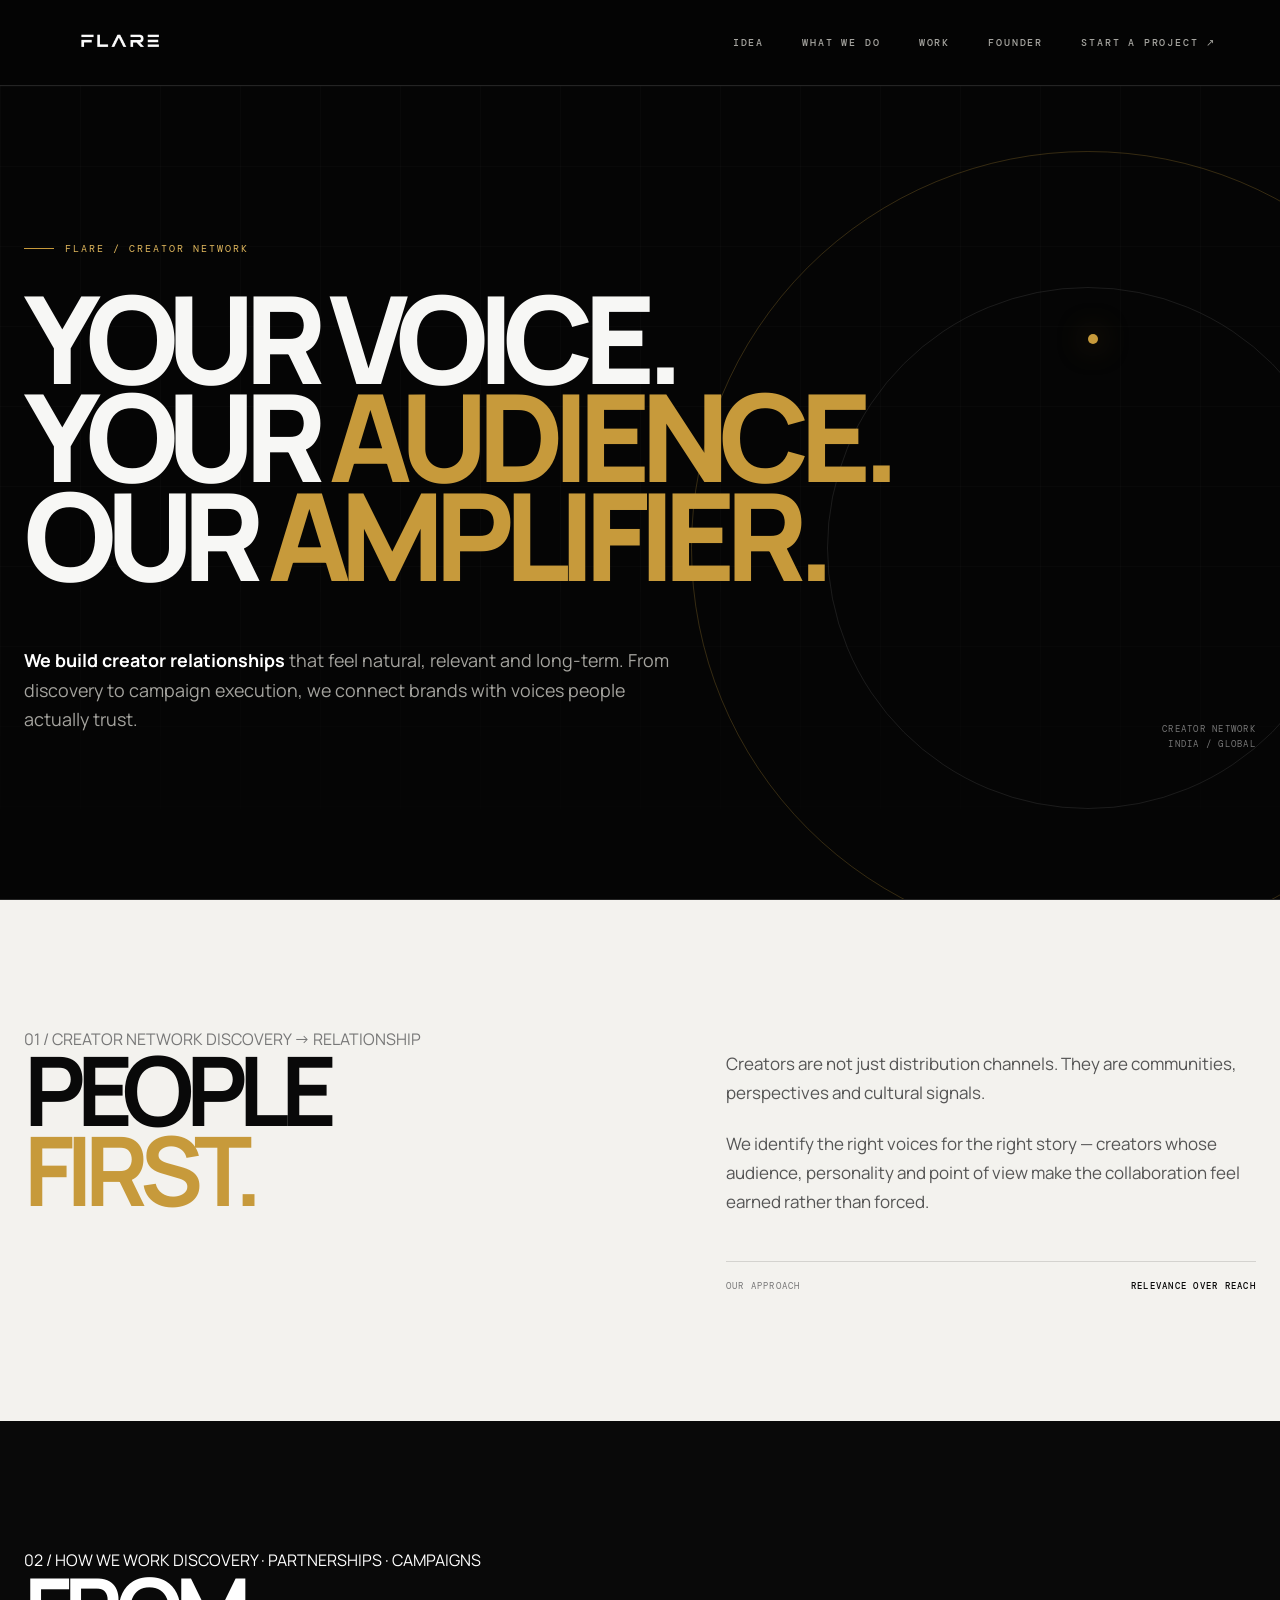
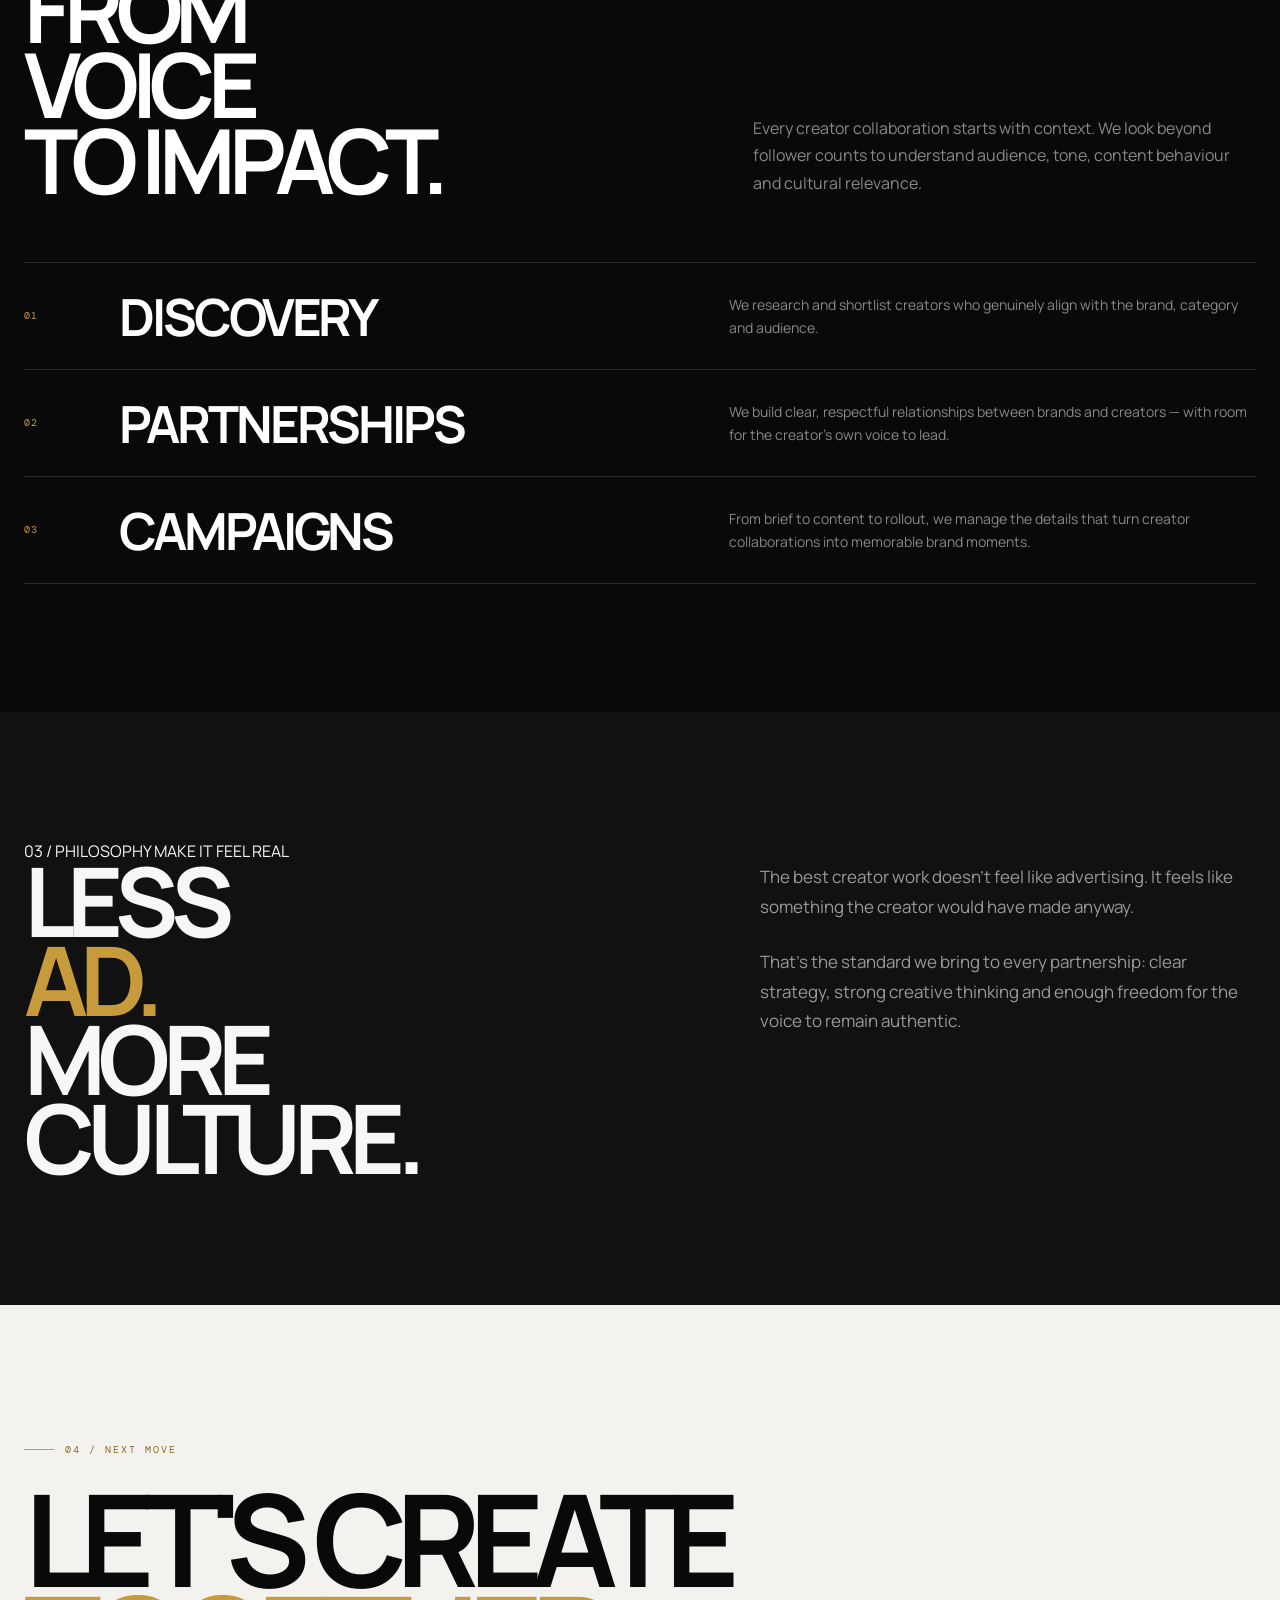
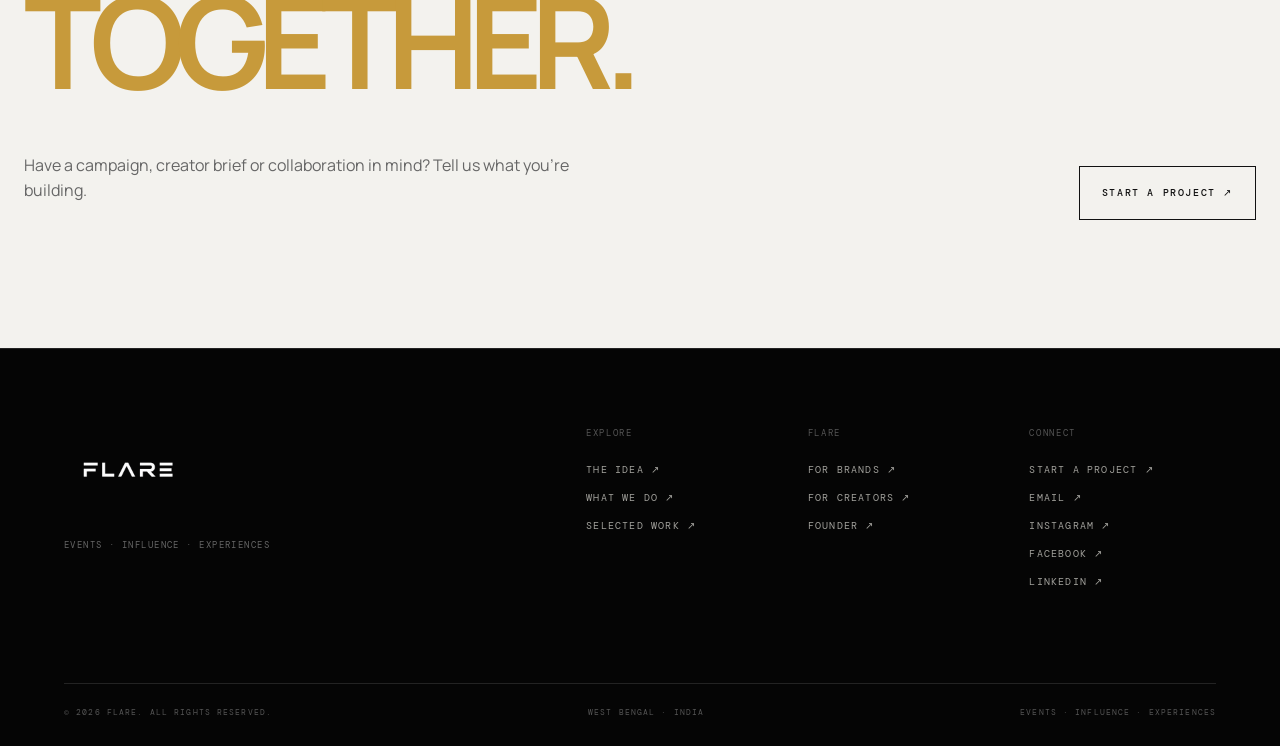
<file: creator.html>
<!doctype html>
<html lang="en">

<head>

  <meta charset="utf-8">

  <meta
    name="viewport"
    content="width=device-width,initial-scale=1,viewport-fit=cover"
  >

  <meta
    name="theme-color"
    content="#050505"
  >

  <title>Creator Network — FLARE</title>

  <link
    rel="preconnect"
    href="https://fonts.googleapis.com"
  >

  <link
    rel="preconnect"
    href="https://fonts.googleapis.com"
    crossorigin
  >

  <link
    href="https://fonts.googleapis.com/css2?family=DM+Mono:wght@300;400;500&family=Manrope:wght@400;500;600;700;800&display=swap"
    rel="stylesheet"
  >

  <link
    rel="stylesheet"
    href="flare-global.css"
  >

  <!-- Creator-page-specific styling -->
  <style>

    /* =====================================================
       CREATOR PAGE
    ===================================================== */

    .creator-hero{
      position:relative;
      min-height:calc(100svh - var(--header-height));
      display:flex;
      align-items:center;
      overflow:hidden;
      background:#050505;
      border-bottom:1px solid var(--line);
      isolation:isolate;
    }

    .creator-hero-grid{
      position:absolute;
      inset:0;
      opacity:.45;
      background-image:
        linear-gradient(
          rgba(255,255,255,.035) 1px,
          transparent 1px
        ),
        linear-gradient(
          90deg,
          rgba(255,255,255,.035) 1px,
          transparent 1px
        );
      background-size:80px 80px;
      mask-image:
        linear-gradient(
          to bottom,
          black 60%,
          transparent 100%
        );
      pointer-events:none;
    }

    .creator-orbit{
      position:absolute;
      width:min(62vw,850px);
      aspect-ratio:1;
      right:-16%;
      top:8%;
      border:1px solid rgba(199,154,59,.25);
      border-radius:50%;
      animation:creatorOrbit 20s linear infinite;
      pointer-events:none;
    }

    .creator-orbit::before{
      content:"";
      position:absolute;
      inset:17%;
      border:1px solid rgba(255,255,255,.09);
      border-radius:50%;
    }

    .creator-orbit::after{
      content:"";
      position:absolute;
      width:10px;
      height:10px;
      top:23%;
      left:50%;
      border-radius:50%;
      background:var(--gold);
      box-shadow:0 0 30px rgba(199,154,59,.6);
    }

    @keyframes creatorOrbit{
      to{
        transform:rotate(360deg);
      }
    }

    .creator-hero-inner{
      position:relative;
      z-index:2;
      width:min(
        var(--max),
        calc(100% - 48px)
      );
      margin:auto;
      padding:
        clamp(80px,9vw,130px)
        0;
    }

    .creator-hero-kicker{
      margin-bottom:32px;
    }

    .creator-title{
      max-width:1200px;
      margin:0;
      font-size:
        clamp(
          60px,
          9.5vw,
          150px
        );
      line-height:.81;
      letter-spacing:-.085em;
      font-weight:800;
    }

    .creator-title-line{
      display:block;
      overflow:hidden;
    }

    .creator-title-line span{
      display:block;
      transform:translateY(110%);
      animation:
        creatorTitleIn
        1s
        var(--ease)
        forwards;
    }

    .creator-title-line:nth-child(2) span{
      animation-delay:.12s;
    }

    .creator-title-line:nth-child(3) span{
      animation-delay:.24s;
    }

    .creator-title em{
      color:var(--gold);
      font-style:normal;
    }

    @keyframes creatorTitleIn{
      to{
        transform:none;
      }
    }

    .creator-hero-bottom{
      margin-top:45px;
      display:grid;
      grid-template-columns:
        minmax(0,650px)
        auto;
      justify-content:space-between;
      gap:40px;
      align-items:end;
    }

    .creator-hero-copy{
      color:#a4a39e;
      font-size:
        clamp(
          15px,
          1.4vw,
          19px
        );
      line-height:1.65;
      opacity:0;
      transform:translateY(25px);
      animation:
        creatorFadeUp
        .9s
        .55s
        ease
        forwards;
    }

    .creator-hero-copy strong{
      color:#fff;
    }

    .creator-hero-meta{
      color:#777;
      text-align:right;
      font:
        400 9px/1.7
        "DM Mono",
        monospace;
      letter-spacing:.14em;
      text-transform:uppercase;
      opacity:0;
      animation:
        creatorFadeUp
        .9s
        .75s
        ease
        forwards;
    }

    @keyframes creatorFadeUp{
      to{
        opacity:1;
        transform:none;
      }
    }


    /* =====================================================
       CREATOR NETWORK
    ===================================================== */

    .creator-network{
      background:var(--paper);
      color:#090909;
    }

    .creator-network .section-label{
      border-color:var(--line-dark);
      color:#777;
    }

    .creator-network-grid{
      display:grid;
      grid-template-columns:
        minmax(0,1.05fr)
        minmax(300px,.95fr);
      gap:
        clamp(
          50px,
          9vw,
          120px
        );
      align-items:start;
    }

    .creator-network-title{
      margin:0;
      font-size:
        clamp(
          58px,
          7.5vw,
          110px
        );
      line-height:.83;
      letter-spacing:-.085em;
    }

    .creator-network-title span{
      color:var(--gold);
    }

    .creator-network-copy{
      max-width:560px;
    }

    .creator-network-copy p{
      margin:0;
      color:#555;
      font-size:17px;
      line-height:1.7;
    }

    .creator-network-copy p+p{
      margin-top:22px;
    }

    .creator-stat{
      margin-top:45px;
      padding-top:18px;
      border-top:1px solid var(--line-dark);
      display:flex;
      justify-content:space-between;
      align-items:center;
      gap:20px;
      color:#777;
      font:
        400 9px/1.4
        "DM Mono",
        monospace;
      letter-spacing:.14em;
      text-transform:uppercase;
    }

    .creator-stat strong{
      color:#090909;
      font-weight:500;
      text-align:right;
    }


    /* =====================================================
       CREATOR PROCESS
    ===================================================== */

    .creator-process-heading{
      display:grid;
      grid-template-columns:
        minmax(0,1fr)
        minmax(280px,.8fr);
      gap:
        clamp(
          40px,
          8vw,
          100px
        );
      margin-bottom:65px;
      align-items:end;
    }

    .creator-process-heading h2{
      margin:0;
      font-size:
        clamp(
          52px,
          7vw,
          105px
        );
      line-height:.84;
      letter-spacing:-.08em;
    }

    .creator-process-heading p{
      margin:0;
      color:#888;
      font-size:16px;
      line-height:1.7;
    }

    .creator-process-list{
      border-top:1px solid var(--line);
    }

    .creator-process-item{
      display:grid;
      grid-template-columns:
        70px
        minmax(220px,1fr)
        minmax(280px,.9fr);
      gap:25px;
      align-items:center;
      padding:30px 0;
      border-bottom:1px solid var(--line);
    }

    .creator-process-number{
      color:var(--gold);
      font:
        400 10px/1
        "DM Mono",
        monospace;
      letter-spacing:.14em;
    }

    .creator-process-item h3{
      margin:0;
      font-size:
        clamp(
          28px,
          4vw,
          55px
        );
      line-height:.9;
      letter-spacing:-.06em;
      transition:
        transform .5s var(--ease);
    }

    .creator-process-item p{
      margin:0;
      color:#888;
      font-size:14px;
      line-height:1.65;
      transition:
        transform .5s var(--ease);
    }

    .creator-process-item:hover h3{
      transform:translateX(8px);
    }

    .creator-process-item:hover p{
      transform:translateX(4px);
    }


    /* =====================================================
       CREATOR PHILOSOPHY
    ===================================================== */

    .creator-philosophy{
      background:#111;
    }

    .creator-philosophy-grid{
      display:grid;
      grid-template-columns:
        minmax(0,1fr)
        minmax(280px,.8fr);
      gap:
        clamp(
          50px,
          9vw,
          120px
        );
      align-items:start;
    }

    .creator-philosophy h2{
      margin:0;
      font-size:
        clamp(
          55px,
          7.5vw,
          110px
        );
      line-height:.82;
      letter-spacing:-.08em;
    }

    .creator-philosophy h2 span{
      color:var(--gold);
    }

    .creator-philosophy-copy{
      max-width:560px;
    }

    .creator-philosophy-copy p{
      margin:0;
      color:#999;
      font-size:17px;
      line-height:1.75;
    }

    .creator-philosophy-copy p+p{
      margin-top:25px;
    }


    /* =====================================================
       CREATOR CTA
    ===================================================== */

    .creator-cta h2{
      max-width:1200px;
    }


    /* =====================================================
       MOBILE
    ===================================================== */

    @media(max-width:900px){

      .creator-hero-inner{
        width:
          calc(
            100% - 40px
          );
      }

      .creator-hero{
        min-height:
          calc(
            100svh -
            var(--header-height)
          );
      }

      .creator-orbit{
        width:95vw;
        right:-38vw;
        top:18%;
      }

      .creator-title{
        font-size:
          clamp(
            50px,
            13.5vw,
            90px
          );
      }

      .creator-hero-bottom{
        grid-template-columns:1fr;
        gap:22px;
        margin-top:34px;
      }

      .creator-hero-meta{
        text-align:left;
      }

      .creator-network-grid,
      .creator-process-heading,
      .creator-philosophy-grid{
        grid-template-columns:1fr;
        gap:45px;
      }

      .creator-network-title,
      .creator-philosophy h2{
        font-size:
          clamp(
            50px,
            14vw,
            90px
          );
      }

      .creator-process-heading{
        margin-bottom:50px;
      }

      .creator-process-item{
        grid-template-columns:
          45px
          1fr;
        gap:15px;
      }

      .creator-process-item p{
        grid-column:2;
      }

    }


    @media(max-width:600px){

      .creator-hero-inner{
        width:
          calc(
            100% - 36px
          );
      }

      .creator-hero{
        align-items:flex-end;
      }

      .creator-hero-inner{
        padding:
          65px
          0
          75px;
      }

      .creator-hero-kicker{
        margin-bottom:25px;
      }

      .creator-title{
        font-size:
          clamp(
            45px,
            13.7vw,
            78px
          );
        line-height:.84;
      }

      .creator-hero-copy{
        font-size:14px;
      }

      .creator-hero-meta{
        font-size:8px;
      }

      .creator-network-copy p,
      .creator-philosophy-copy p{
        font-size:15px;
      }

      .creator-stat{
        align-items:flex-start;
        flex-direction:column;
      }

      .creator-stat strong{
        text-align:left;
      }

      .creator-process-item h3{
        font-size:32px;
      }

    }


    @media(max-width:380px){

      .creator-title{
        font-size:
          clamp(
            42px,
            13.5vw,
            58px
          );
      }

      .creator-hero-inner{
        padding-bottom:65px;
      }

    }


    @media(prefers-reduced-motion:reduce){

      .creator-title-line span,
      .creator-hero-copy,
      .creator-hero-meta{
        animation:none!important;
        opacity:1!important;
        transform:none!important;
      }

      .creator-orbit{
        animation:none!important;
      }

    }

  </style>

</head>


<body class="page-creator">


<!-- =====================================================
     PAGE LOADER
===================================================== -->

<div
  class="flare-page-loader"
  aria-hidden="true"
>

  <img
    src="flare-logo.png"
    alt=""
  >

  <div class="flare-loader-line"></div>

</div>



<!-- =====================================================
     HEADER
===================================================== -->

<header class="site-header">

  <a
    href="index.html"
    class="brand-logo"
    aria-label="FLARE Home"
  >

    <img
      src="flare-logo.png"
      alt="FLARE"
    >

  </a>


  <nav
    class="desktop-nav"
    aria-label="Primary navigation"
  >

    <a href="index.html#idea">
      IDEA
    </a>

    <a href="index.html#services">
      WHAT WE DO
    </a>

    <a href="index.html#work">
      WORK
    </a>

    <a href="founder.html">
      FOUNDER
    </a>

    <a href="contact.html">
      START A PROJECT ↗
    </a>

  </nav>


  <button
    class="menu-button"
    id="menuToggle"
    type="button"
    aria-label="Open menu"
    aria-expanded="false"
    aria-controls="mobileMenu"
  >

    <span></span>
    <span></span>

  </button>

</header>



<!-- =====================================================
     MOBILE MENU
===================================================== -->

<div
  class="mobile-menu"
  id="mobileMenu"
  aria-hidden="true"
>

  <div class="mobile-menu-inner">

    <div class="menu-label">
      MENU / 001
    </div>


    <nav
      class="mobile-navigation"
      aria-label="Mobile navigation"
    >

      <a href="index.html#idea">
        <span>THE IDEA</span>
        <small>01</small>
      </a>

      <a href="index.html#services">
        <span>WHAT WE DO</span>
        <small>02</small>
      </a>

      <a href="index.html#work">
        <span>SELECTED WORK</span>
        <small>03</small>
      </a>

      <a href="founder.html">
        <span>FOUNDER</span>
        <small>04</small>
      </a>

      <a href="contact.html">
        <span>START A PROJECT</span>
        <small>05</small>
      </a>

    </nav>


    <div class="menu-socials">

      <a
        href="https://www.instagram.com/weareflare.in/"
        target="_blank"
        rel="noopener noreferrer"
      >
        INSTAGRAM ↗
      </a>

      <a
        href="https://www.facebook.com/share/1E8TYpNmLc/?mibextid=wwXIfr"
        target="_blank"
        rel="noopener noreferrer"
      >
        FACEBOOK ↗
      </a>

      <a
        href="https://www.linkedin.com/company/flare-events-india/"
        target="_blank"
        rel="noopener noreferrer"
      >
        LINKEDIN ↗
      </a>

    </div>

  </div>

</div>



<!-- =====================================================
     MAIN
===================================================== -->

<main>


<!-- =====================================================
     HERO
===================================================== -->

<section class="creator-hero">

  <div class="creator-hero-grid"></div>

  <div class="creator-orbit"></div>

  <div class="creator-hero-inner">

    <div class="eyebrow creator-hero-kicker">
      FLARE / CREATOR NETWORK
    </div>


    <h1 class="creator-title">

      <span class="creator-title-line">
        <span>
          YOUR VOICE.
        </span>
      </span>

      <span class="creator-title-line">
        <span>
          YOUR <em>AUDIENCE.</em>
        </span>
      </span>

      <span class="creator-title-line">
        <span>
          OUR <em>AMPLIFIER.</em>
        </span>
      </span>

    </h1>


    <div class="creator-hero-bottom">

      <p class="creator-hero-copy">

        <strong>
          We build creator relationships
        </strong>

        that feel natural, relevant and long-term.
        From discovery to campaign execution,
        we connect brands with voices people
        actually trust.

      </p>


      <div class="creator-hero-meta">

        CREATOR NETWORK<br>
        INDIA / GLOBAL

      </div>

    </div>

  </div>

</section>



<!-- =====================================================
     NETWORK
===================================================== -->

<section class="inner-section creator-network">

  <div class="inner-container">

    <div class="section-label">

      <span>
        01 / CREATOR NETWORK
      </span>

      <span>
        DISCOVERY → RELATIONSHIP
      </span>

    </div>


    <div class="creator-network-grid">


      <div class="reveal">

        <h2 class="creator-network-title">

          PEOPLE<br>

          <span>
            FIRST.
          </span>

        </h2>

      </div>


      <div class="creator-network-copy reveal delay-1">

        <p>
          Creators are not just distribution channels.
          They are communities, perspectives and cultural signals.
        </p>


        <p>
          We identify the right voices for the right story —
          creators whose audience, personality and point of view
          make the collaboration feel earned rather than forced.
        </p>


        <div class="creator-stat">

          <span>
            OUR APPROACH
          </span>

          <strong>
            RELEVANCE OVER REACH
          </strong>

        </div>

      </div>

    </div>

  </div>

</section>



<!-- =====================================================
     HOW WE WORK
===================================================== -->

<section class="inner-section dark">

  <div class="inner-container">

    <div class="section-label">

      <span>
        02 / HOW WE WORK
      </span>

      <span>
        DISCOVERY · PARTNERSHIPS · CAMPAIGNS
      </span>

    </div>


    <div class="creator-process-heading">

      <h2 class="reveal">

        FROM<br>

        <span class="gold">
          VOICE
        </span><br>

        TO IMPACT.

      </h2>


      <p class="reveal delay-1">

        Every creator collaboration starts with context.
        We look beyond follower counts to understand audience,
        tone, content behaviour and cultural relevance.

      </p>

    </div>


    <div class="creator-process-list">


      <article class="creator-process-item reveal">

        <div class="creator-process-number">
          01
        </div>

        <h3>
          DISCOVERY
        </h3>

        <p>
          We research and shortlist creators who genuinely
          align with the brand, category and audience.
        </p>

      </article>


      <article class="creator-process-item reveal">

        <div class="creator-process-number">
          02
        </div>

        <h3>
          PARTNERSHIPS
        </h3>

        <p>
          We build clear, respectful relationships between
          brands and creators — with room for the creator's
          own voice to lead.
        </p>

      </article>


      <article class="creator-process-item reveal">

        <div class="creator-process-number">
          03
        </div>

        <h3>
          CAMPAIGNS
        </h3>

        <p>
          From brief to content to rollout, we manage the
          details that turn creator collaborations into
          memorable brand moments.
        </p>

      </article>


    </div>

  </div>

</section>



<!-- =====================================================
     PHILOSOPHY
===================================================== -->

<section class="inner-section creator-philosophy">

  <div class="inner-container">

    <div class="section-label">

      <span>
        03 / PHILOSOPHY
      </span>

      <span>
        MAKE IT FEEL REAL
      </span>

    </div>


    <div class="creator-philosophy-grid">


      <div class="reveal">

        <h2>

          LESS<br>

          <span>
            AD.
          </span><br>

          MORE<br>

          CULTURE.

        </h2>

      </div>


      <div class="creator-philosophy-copy reveal delay-1">

        <p>
          The best creator work doesn't feel like advertising.
          It feels like something the creator would have made
          anyway.
        </p>


        <p>
          That's the standard we bring to every partnership:
          clear strategy, strong creative thinking and enough
          freedom for the voice to remain authentic.
        </p>

      </div>

    </div>

  </div>

</section>



<!-- =====================================================
     CTA
===================================================== -->

<section class="inner-cta creator-cta">

  <div class="inner-container">

    <span
      class="eyebrow"
      style="color:#8b6b28"
    >
      04 / NEXT MOVE
    </span>


    <h2 class="reveal">

      LET'S CREATE<br>

      <span>
        TOGETHER.
      </span>

    </h2>


    <div class="inner-cta-bottom reveal">

      <p>
        Have a campaign, creator brief or collaboration
        in mind? Tell us what you're building.
      </p>


      <a
        class="cta-button"
        href="contact.html"
      >
        START A PROJECT ↗
      </a>

    </div>

  </div>

</section>


</main>



<!-- =====================================================
     FOOTER
===================================================== -->

<footer class="footer">

  <div class="footer-top">


    <div class="footer-brand">

      <img
        src="flare-logo.png"
        alt="FLARE"
        class="footer-logo"
      >

      <p>
        EVENTS · INFLUENCE · EXPERIENCES
      </p>

    </div>


    <div class="footer-navigation">


      <div class="footer-column">

        <span class="footer-label">
          EXPLORE
        </span>

        <a href="index.html#idea">
          THE IDEA ↗
        </a>

        <a href="index.html#services">
          WHAT WE DO ↗
        </a>

        <a href="index.html#work">
          SELECTED WORK ↗
        </a>

      </div>


      <div class="footer-column">

        <span class="footer-label">
          FLARE
        </span>

        <a href="brand.html">
          FOR BRANDS ↗
        </a>

        <a href="creator.html">
          FOR CREATORS ↗
        </a>

        <a href="founder.html">
          FOUNDER ↗
        </a>

      </div>


      <div class="footer-column">

        <span class="footer-label">
          CONNECT
        </span>

        <a href="contact.html">
          START A PROJECT ↗
        </a>

        <a href="mailto:book.flareevents@gmail.com">
          EMAIL ↗
        </a>

        <a
          href="https://www.instagram.com/weareflare.in/"
          target="_blank"
          rel="noopener noreferrer"
        >
          INSTAGRAM ↗
        </a>

        <a
          href="https://www.facebook.com/share/1E8TYpNmLc/?mibextid=wwXIfr"
          target="_blank"
          rel="noopener noreferrer"
        >
          FACEBOOK ↗
        </a>

        <a
          href="https://www.linkedin.com/company/flare-events-india/"
          target="_blank"
          rel="noopener noreferrer"
        >
          LINKEDIN ↗
        </a>

      </div>

    </div>

  </div>


  <div class="footer-bottom">

    <span>
      © 2026 FLARE. ALL RIGHTS RESERVED.
    </span>

    <span>
      WEST BENGAL · INDIA
    </span>

    <span>
      EVENTS · INFLUENCE · EXPERIENCES
    </span>

  </div>

</footer>



<script
  src="flare-global.js"
  defer
></script>

</body>
</html>
</file>
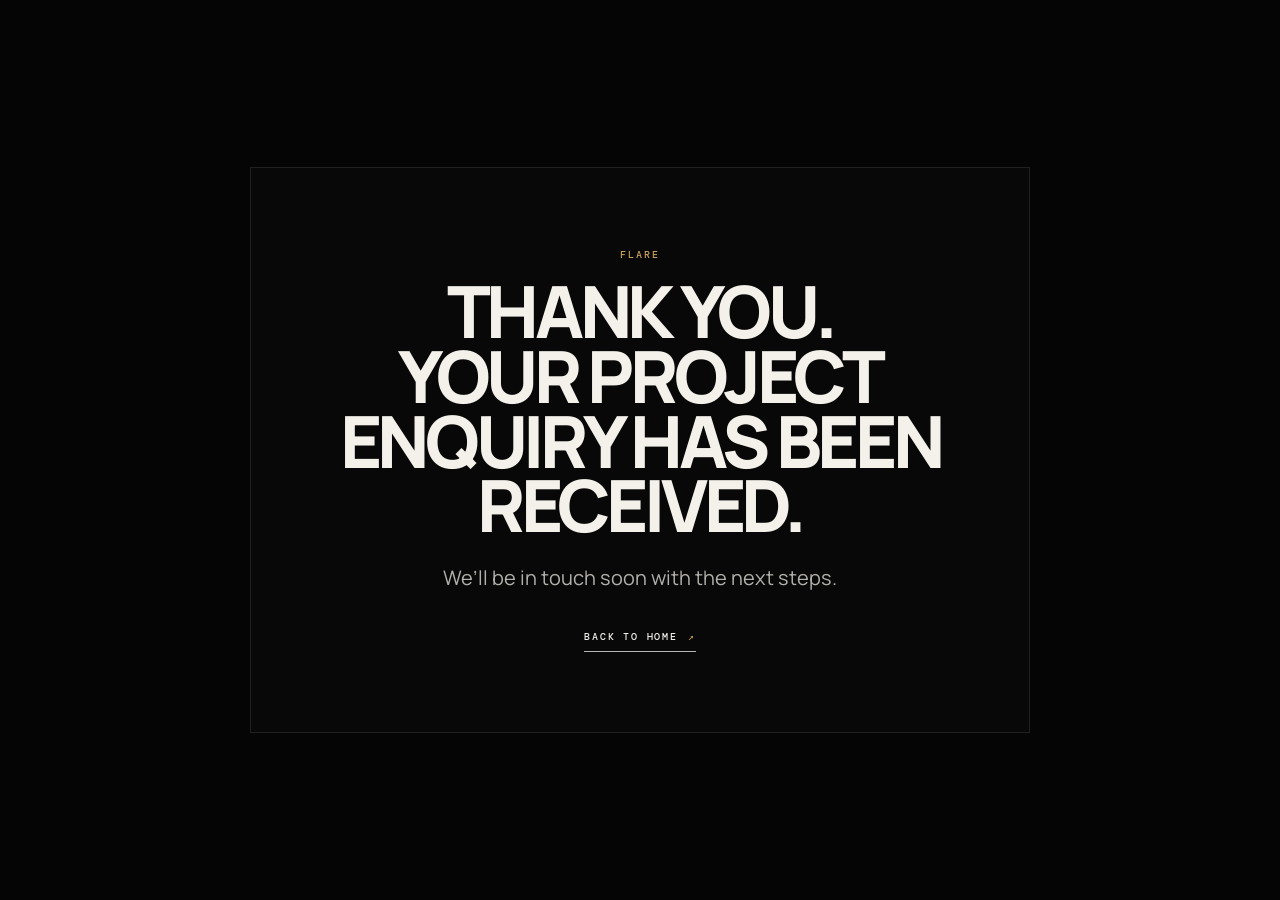
<file: thank-you.html>
<!doctype html>
<html lang="en">
<head>
  <meta charset="utf-8">
  <meta name="viewport" content="width=device-width,initial-scale=1">
  <meta name="theme-color" content="#050505">
  <title>FLARE — Thank You</title>
  <link rel="icon" type="image/png" href="assets/favicon.png">
  <link rel="preconnect" href="https://fonts.googleapis.com">
  <link rel="preconnect" href="https://fonts.gstatic.com" crossorigin>
  <link href="https://fonts.googleapis.com/css2?family=DM+Mono:wght@300;400;500&family=Manrope:wght@400;500;600;700;800&display=swap" rel="stylesheet">
  <style>
    :root {
      --bg: #050505;
      --panel: #0d0d0d;
      --line: rgba(255,255,255,.1);
      --text: #f4f1eb;
      --muted: rgba(244,241,235,.72);
      --gold: #c9a15d;
    }

    * { box-sizing: border-box; }

    html, body {
      margin: 0;
      min-height: 100%;
      background: var(--bg);
      color: var(--text);
      font-family: 'Manrope', sans-serif;
    }

    body {
      min-height: 100vh;
      display: grid;
      place-items: center;
      padding: 32px 20px;
    }

    .thanks-shell {
      width: min(780px, 100%);
      border: 1px solid var(--line);
      background: rgba(255,255,255,0.01);
      padding: clamp(40px, 7vw, 80px);
      text-align: center;
    }

    .eyebrow {
      margin: 0 0 18px;
      font: 500 10px 'DM Mono', monospace;
      letter-spacing: .2em;
      text-transform: uppercase;
      color: var(--gold);
    }

    h1 {
      margin: 0;
      font-size: clamp(36px, 8vw, 72px);
      line-height: .9;
      letter-spacing: -.06em;
      text-transform: uppercase;
      font-weight: 800;
    }

    p {
      margin: 24px auto 0;
      max-width: 640px;
      color: var(--muted);
      font-size: clamp(16px, 2vw, 20px);
      line-height: 1.6;
    }

    .home-link {
      display: inline-flex;
      align-items: center;
      gap: 10px;
      margin-top: 36px;
      color: var(--text);
      text-decoration: none;
      font: 500 10px 'DM Mono', monospace;
      letter-spacing: .18em;
      text-transform: uppercase;
      border-bottom: 1px solid rgba(255,255,255,.7);
      padding-bottom: 8px;
      transition: color .2s ease, border-color .2s ease;
    }

    .home-link span {
      color: var(--gold);
    }

    .home-link:hover {
      color: var(--gold);
      border-color: rgba(201,161,93,.8);
    }
  </style>
</head>
<body>
  <main class="thanks-shell" aria-label="Thank you message">
    <p class="eyebrow">FLARE</p>
    <h1>THANK YOU.<br>YOUR PROJECT ENQUIRY HAS BEEN RECEIVED.</h1>
    <p>We’ll be in touch soon with the next steps.</p>
    <a class="home-link" href="index.html">BACK TO HOME <span>↗</span></a>
  </main>
</body>
</html>
</file>
<file: flare-global.css>
/* =========================================================
   FLARE — GLOBAL DESIGN SYSTEM
   Header + Menu + Typography + Responsive + Animations
========================================================= */

:root{
  --black:#050505;
  --black-2:#090909;
  --paper:#f3f2ee;
  --white:#f7f7f5;

  --muted:#8d8c87;
  --muted-dark:#666560;

  --gold:#c79a3b;
  --gold-light:#dfb65c;

  --line:rgba(255,255,255,.13);
  --line-dark:rgba(0,0,0,.13);

  --max:1380px;
  --header-height:86px;

  --ease:cubic-bezier(.2,.75,.2,1);
  --ease-sharp:cubic-bezier(.77,0,.18,1);
}


/* =========================================================
   RESET
========================================================= */

*,
*::before,
*::after{
  box-sizing:border-box;
}

html{
  margin:0;
  padding:0;
  background:var(--black);
  scroll-behavior:smooth;
  overflow-x:hidden;
}

body{
  min-width:320px;
  margin:0;
  padding:0;

  background:var(--black);
  color:var(--white);

  font-family:"Manrope",Arial,sans-serif;

  overflow-x:hidden;
}

body.menu-open{
  overflow:hidden;
  touch-action:none;
}

img{
  display:block;
  max-width:100%;
}

a{
  color:inherit;
  text-decoration:none;
}

button,
input,
select,
textarea{
  font:inherit;
}

button{
  border:0;
}

::selection{
  background:var(--gold);
  color:#050505;
}


/* =========================================================
   PAGE LOADER
========================================================= */

.flare-page-loader{
  position:fixed;
  inset:0;

  z-index:999999;

  display:grid;
  place-items:center;

  background:var(--black);

  pointer-events:none;

  opacity:1;
  transform:translateY(0);

  transition:
    transform .85s var(--ease-sharp),
    opacity .3s ease;
}

.flare-page-loader.is-hidden{
  opacity:0;
  transform:translateY(-100%);
}

.flare-page-loader img{
  width:min(430px,58vw);
  height:auto;

  opacity:0;

  transform:
    translateY(24px)
    scale(.96);

  animation:
    flareLogoIn .8s .08s var(--ease) forwards;
}

.flare-loader-line{
  position:absolute;

  left:50%;
  bottom:13%;

  width:min(260px,42vw);
  height:1px;

  transform:translateX(-50%);

  overflow:hidden;

  background:rgba(255,255,255,.12);
}

.flare-loader-line::after{
  content:"";

  position:absolute;
  inset:0;

  background:var(--gold);

  transform:translateX(-100%);

  animation:
    flareLoaderLine 1s .15s var(--ease-sharp) forwards;
}

@keyframes flareLogoIn{

  to{
    opacity:1;
    transform:none;
  }

}

@keyframes flareLoaderLine{

  to{
    transform:translateX(0);
  }

}


/* =========================================================
   HEADER
========================================================= */

.site-header{

  position:sticky;
  top:0;

  z-index:10050;

  width:100%;
  height:var(--header-height);

  padding:
    0
    clamp(20px,5vw,72px);

  display:flex;

  align-items:center;
  justify-content:space-between;

  background:rgba(5,5,5,.88);

  border-bottom:
    1px solid var(--line);

  backdrop-filter:blur(18px);
  -webkit-backdrop-filter:blur(18px);
}


/* =========================================================
   FLARE LOGO
========================================================= */

.brand-logo{
  display:block;
  flex:0 0 auto;
}

.brand-logo img{
  width:112px;
  height:auto;
}


/* =========================================================
   DESKTOP NAVIGATION
========================================================= */

.desktop-nav{

  display:flex;

  align-items:center;

  gap:
    clamp(22px,3vw,52px);
}

.desktop-nav a{

  position:relative;

  font:
    500 10px/1
    "DM Mono",
    monospace;

  letter-spacing:.18em;

  text-transform:uppercase;

  color:#a5a49f;

  white-space:nowrap;

  transition:
    color .25s ease;
}

.desktop-nav a::after{

  content:"";

  position:absolute;

  left:0;
  bottom:-8px;

  width:100%;
  height:1px;

  background:var(--gold);

  transform:
    scaleX(0);

  transform-origin:right;

  transition:
    transform .35s var(--ease-sharp);
}

.desktop-nav a:hover{
  color:#fff;
}

.desktop-nav a:hover::after{

  transform:
    scaleX(1);

  transform-origin:left;
}


/* =========================================================
   MOBILE MENU BUTTON
========================================================= */

.menu-button{

  display:none;

  position:relative;

  flex:
    0 0 auto;

  width:56px;
  height:56px;

  min-width:56px;
  min-height:56px;

  padding:0;

  border:
    1px solid rgba(255,255,255,.30);

  border-radius:50%;

  background:transparent;

  color:#fff;

  z-index:10060;

  align-items:center;
  justify-content:center;

  touch-action:manipulation;

  -webkit-tap-highlight-color:transparent;
}

.menu-button span{

  position:absolute;

  left:50%;
  top:50%;

  width:22px;
  height:1px;

  background:currentColor;

  transform:
    translate(-50%,-50%);

  transition:
    transform .5s var(--ease-sharp),
    opacity .25s ease;
}

.menu-button span:first-child{

  transform:
    translate(-50%,-4px);
}

.menu-button span:last-child{

  transform:
    translate(-50%,4px);
}


/* hamburger → X */

.menu-button.active span:first-child{

  transform:
    translate(-50%,-50%)
    rotate(45deg);
}

.menu-button.active span:last-child{

  transform:
    translate(-50%,-50%)
    rotate(-45deg);
}


.menu-button:focus-visible{

  outline:
    1px solid var(--gold);

  outline-offset:4px;
}


/* =========================================================
   MOBILE FULLSCREEN MENU
========================================================= */

.mobile-menu{

  position:fixed;

  inset:0;

  z-index:10040;

  width:100%;
  height:100dvh;

  min-height:100vh;

  overflow-x:hidden;
  overflow-y:auto;

  background:var(--black);

  visibility:hidden;

  opacity:0;

  pointer-events:none;

  transform:
    translateY(-18px);

  transition:

    opacity .45s ease,

    transform .55s var(--ease-sharp),

    visibility .45s ease;
}


.mobile-menu.active{

  visibility:visible;

  opacity:1;

  pointer-events:auto;

  transform:none;
}


.mobile-menu-inner{

  width:100%;

  min-height:100dvh;

  padding:
    150px
    clamp(20px,5vw,30px)
    34px;

  display:flex;

  flex-direction:column;
}


/* menu label */

.menu-label{

  margin-bottom:48px;

  color:#686762;

  font:
    400 10px/1
    "DM Mono",
    monospace;

  letter-spacing:.24em;

  text-transform:uppercase;
}


/* navigation */

.mobile-navigation{

  display:flex;

  flex-direction:column;

  width:100%;
}

.mobile-navigation a{

  width:100%;

  min-height:100px;

  padding:
    18px
    0;

  display:flex;

  align-items:center;

  justify-content:space-between;

  border-top:
    1px solid
    rgba(255,255,255,.12);

  opacity:0;

  transform:
    translateY(24px);

  transition:

    opacity .45s ease,

    transform .55s var(--ease),

    color .25s ease;
}

.mobile-navigation a:last-child{

  border-bottom:
    1px solid
    rgba(255,255,255,.12);
}


.mobile-navigation a span{

  display:block;

  max-width:
    calc(100% - 55px);

  font:
    500
    clamp(32px,8.8vw,54px)/.94
    "Manrope",
    sans-serif;

  letter-spacing:-.055em;

  transition:
    transform .3s ease;
}

.mobile-navigation a small{

  flex:0 0 auto;

  margin-left:16px;

  color:#5f5e59;

  font:
    400 10px/1
    "DM Mono",
    monospace;

  letter-spacing:.15em;

  transition:
    color .25s ease;
}


.mobile-navigation a:hover span{

  transform:
    translateX(8px);
}

.mobile-navigation a:hover small{

  color:var(--gold);
}


/* stagger */

.mobile-menu.active
.mobile-navigation a{

  opacity:1;

  transform:none;
}

.mobile-menu.active
.mobile-navigation a:nth-child(1){

  transition-delay:.07s;
}

.mobile-menu.active
.mobile-navigation a:nth-child(2){

  transition-delay:.12s;
}

.mobile-menu.active
.mobile-navigation a:nth-child(3){

  transition-delay:.17s;
}

.mobile-menu.active
.mobile-navigation a:nth-child(4){

  transition-delay:.22s;
}

.mobile-menu.active
.mobile-navigation a:nth-child(5){

  transition-delay:.27s;
}


/* socials */

.menu-socials{

  margin-top:auto;

  padding-top:46px;

  display:flex;

  flex-wrap:wrap;

  gap:24px;
}

.menu-socials a{

  color:#777670;

  font:
    400 10px/1
    "DM Mono",
    monospace;

  letter-spacing:.16em;

  text-transform:uppercase;

  transition:
    color .25s ease;
}

.menu-socials a:hover{

  color:#fff;
}


/* =========================================================
   EYEBROW / LABELS
========================================================= */

.eyebrow{

  display:inline-flex;

  align-items:center;

  gap:11px;

  font:
    400 10px/1.4
    "DM Mono",
    monospace;

  letter-spacing:.20em;

  text-transform:uppercase;

  color:var(--gold-light);
}

.eyebrow::before{

  content:"";

  width:30px;
  height:1px;

  flex:0 0 auto;

  background:var(--gold);
}


/* =========================================================
   SCROLL REVEAL
========================================================= */

.reveal{

  opacity:0;

  transform:
    translateY(32px);

  transition:

    opacity .8s ease,

    transform .8s var(--ease);
}

.reveal.visible{

  opacity:1;

  transform:none;
}


.delay-1{
  transition-delay:.08s;
}

.delay-2{
  transition-delay:.16s;
}

.delay-3{
  transition-delay:.24s;
}

.delay-4{
  transition-delay:.32s;
}


/* =========================================================
   HOME HERO
========================================================= */

.home-hero{

  position:relative;

  min-height:
    calc(100svh - var(--header-height));

  display:flex;

  align-items:center;

  overflow:hidden;

  isolation:isolate;

  border-bottom:
    1px solid var(--line);

  background:

    radial-gradient(
      circle at 78% 48%,
      rgba(199,154,59,.12),
      transparent 24%
    ),

    #050505;
}


.home-grid{

  position:absolute;

  inset:0;

  opacity:.5;

  background-image:

    linear-gradient(
      rgba(255,255,255,.035)
      1px,
      transparent 1px
    ),

    linear-gradient(
      90deg,
      rgba(255,255,255,.035)
      1px,
      transparent 1px
    );

  background-size:
    80px 80px;

  mask-image:
    linear-gradient(
      to bottom,
      black 65%,
      transparent 100%
    );

  pointer-events:none;
}


.home-orbit{

  position:absolute;

  right:-8vw;
  top:7%;

  width:min(58vw,800px);

  aspect-ratio:1;

  border:
    1px solid
    rgba(199,154,59,.26);

  border-radius:50%;

  box-shadow:

    0 0 0 80px
    rgba(199,154,59,.025),

    0 0 0 160px
    rgba(199,154,59,.015);

  animation:
    homeOrbit 18s linear infinite;

  pointer-events:none;
}

.home-orbit::before{

  content:"";

  position:absolute;

  inset:13%;

  border:
    1px solid
    rgba(255,255,255,.09);

  border-radius:50%;
}

.home-orbit::after{

  content:"";

  position:absolute;

  width:11px;
  height:11px;

  left:50%;
  top:18%;

  border-radius:50%;

  background:var(--gold);

  box-shadow:
    0 0 28px
    rgba(199,154,59,.55);
}

@keyframes homeOrbit{

  to{
    transform:rotate(360deg);
  }

}


/* hero content */

.home-inner{

  position:relative;

  z-index:2;

  width:
    min(
      var(--max),
      calc(100% - 48px)
    );

  margin:auto;

  padding:
    clamp(75px,8vw,125px)
    0;
}


.home-kicker{

  margin-bottom:34px;
}


.home-title{

  max-width:980px;

  margin:0;

  font-size:
    clamp(
      70px,
      10vw,
      155px
    );

  line-height:.82;

  letter-spacing:-.09em;

  font-weight:700;
}

.home-title span{

  display:block;
}

.home-title .muted{

  color:#777;
}

.home-title .gold{

  color:var(--gold);
}


.home-copy{

  max-width:650px;

  margin-top:42px;

  color:#aaa9a4;

  font-size:
    clamp(
      16px,
      1.45vw,
      21px
    );

  line-height:1.65;
}


.home-actions{

  display:flex;

  flex-wrap:wrap;

  align-items:center;

  gap:18px;

  margin-top:36px;
}


.home-actions a{

  min-height:54px;

  padding:
    0 24px;

  display:inline-flex;

  align-items:center;

  justify-content:center;

  border:
    1px solid
    rgba(255,255,255,.28);

  font:
    500 10px/1
    "DM Mono",
    monospace;

  letter-spacing:.17em;

  text-transform:uppercase;

  transition:
    .35s var(--ease);
}


.home-actions a:first-child{

  background:var(--paper);

  color:#080808;
}


.home-actions a:hover{

  transform:
    translateY(-4px);

  border-color:
    var(--gold);
}


/* scroll indicator */

.home-scroll{

  position:absolute;

  left:
    clamp(
      20px,
      5vw,
      72px
    );

  bottom:25px;

  display:flex;

  align-items:center;

  gap:14px;

  color:#6c6b66;

  font:
    400 9px/1
    "DM Mono",
    monospace;

  letter-spacing:.18em;

  text-transform:uppercase;
}

.home-scroll i{

  display:block;

  width:42px;

  height:1px;

  background:#555;
}

.home-scroll b{

  font-weight:400;

  color:var(--gold);
}


/* =========================================================
   TICKER
========================================================= */

.flare-ticker{

  overflow:hidden;

  background:var(--gold);

  color:#080808;

  border-bottom:
    1px solid #080808;
}


.flare-ticker-track{

  width:max-content;

  display:flex;

  align-items:center;

  gap:38px;

  padding:17px 0;

  animation:
    tickerMove 24s linear infinite;
}


.flare-ticker span{

  font-size:
    clamp(
      22px,
      3vw,
      42px
    );

  font-weight:700;

  letter-spacing:-.045em;

  white-space:nowrap;
}


@keyframes tickerMove{

  to{
    transform:
      translateX(-50%);
  }

}


/* =========================================================
   IDEA
========================================================= */

.idea-section{

  position:relative;

  overflow:hidden;

  padding:
    clamp(
      95px,
      11vw,
      155px
    )
    0;

  background:#080808;
}


.idea-inner{

  width:
    min(
      var(--max),
      calc(100% - 48px)
    );

  margin:auto;

  display:grid;

  grid-template-columns:
    minmax(0,1.15fr)
    minmax(300px,.85fr);

  gap:
    clamp(
      50px,
      9vw,
      150px
    );
}


.idea-heading{

  margin:
    25px 0 0;

  font-size:
    clamp(
      58px,
      7.5vw,
      118px
    );

  line-height:.83;

  letter-spacing:-.085em;
}


.idea-heading span{

  color:var(--gold);
}


.idea-copy{

  align-self:end;

  color:#9c9b96;

  font-size:
    clamp(
      16px,
      1.45vw,
      20px
    );

  line-height:1.65;
}


.idea-copy p{

  margin:
    0 0 22px;
}


.arrow-link{

  display:inline-flex;

  gap:16px;

  margin-top:12px;

  padding-bottom:9px;

  border-bottom:
    1px solid #555;

  font:
    400 10px/1
    "DM Mono",
    monospace;

  letter-spacing:.17em;

  text-transform:uppercase;

  transition:
    .3s;
}

.arrow-link:hover{

  color:var(--gold);

  transform:
    translateX(7px);
}


/* =========================================================
   SERVICES
========================================================= */

.services-section{

  padding:
    clamp(
      90px,
      10vw,
      145px
    )
    0;

  background:var(--paper);

  color:#090909;
}


.services-inner{

  width:
    min(
      var(--max),
      calc(100% - 48px)
    );

  margin:auto;
}


.services-intro-large{

  max-width:850px;

  margin:
    45px 0 60px;
}


.services-intro-large h2{

  margin:0;

  font-size:
    clamp(
      45px,
      6vw,
      88px
    );

  line-height:.92;

  letter-spacing:-.07em;
}


.services-intro-large h2 span{

  color:var(--gold);
}


.services-intro-large p{

  max-width:650px;

  margin:
    25px 0 0;

  color:#666;

  font-size:
    clamp(
      16px,
      1.5vw,
      21px
    );

  line-height:1.6;
}


.services-grid{

  display:grid;

  grid-template-columns:
    repeat(
      3,
      minmax(0,1fr)
    );

  gap:12px;
}


.services-card{

  min-height:500px;

  padding:25px;

  position:relative;

  display:flex;

  flex-direction:column;

  overflow:hidden;

  border:
    1px solid
    rgba(0,0,0,.16);

  background:#f3f2ee;

  color:#090909;

  transition:
    .55s var(--ease);
}


.services-card::before{

  content:"";

  position:absolute;

  inset:0;

  background:#080808;

  transform:
    translateY(101%);

  transition:
    .6s var(--ease-sharp);
}


.services-card > *{

  position:relative;

  z-index:2;
}


.services-card:hover{

  transform:
    translateY(-8px);

  color:#fff;
}


.services-card:hover::before{

  transform:none;
}


.services-card small{

  display:flex;

  justify-content:space-between;

  color:#777;

  font:
    400 9px/1
    "DM Mono",
    monospace;

  letter-spacing:.16em;

  text-transform:uppercase;
}


.services-card h3{

  margin-top:auto;

  margin-bottom:17px;

  font-size:
    clamp(
      40px,
      4.5vw,
      70px
    );

  line-height:.86;

  letter-spacing:-.075em;
}


.services-card p{

  max-width:350px;

  margin:
    0 0 25px;

  color:#666;

  font-size:14px;

  line-height:1.55;
}


.services-card:hover p{

  color:#aaa;
}


.services-card .explore{

  padding-top:16px;

  border-top:
    1px solid
    rgba(0,0,0,.15);

  font:
    500 10px/1
    "DM Mono",
    monospace;

  letter-spacing:.16em;

  text-transform:uppercase;
}


.services-card:hover .explore{

  border-color:
    rgba(255,255,255,.15);
}


/* =========================================================
   PRINCIPLES
========================================================= */

.principles-section{

  padding:
    clamp(
      90px,
      10vw,
      150px
    )
    0;

  background:#090909;
}


.principles-inner{

  width:
    min(
      var(--max),
      calc(100% - 48px)
    );

  margin:auto;
}


.principles-head{

  margin-top:30px;

  display:grid;

  grid-template-columns:
    minmax(0,1fr)
    minmax(280px,.75fr);

  gap:60px;

  align-items:end;
}


.principles-head h2{

  margin:0;

  font-size:
    clamp(
      60px,
      8vw,
      125px
    );

  line-height:.8;

  letter-spacing:-.08em;
}


.principles-head h2 span{

  color:var(--gold);
}


.principles-head p{

  color:#999;

  line-height:1.65;

  font-size:18px;
}


.principles-list{

  margin-top:65px;

  border-top:
    1px solid var(--line);
}


.principle-row{

  display:grid;

  grid-template-columns:
    70px
    minmax(220px,1fr)
    minmax(250px,.8fr);

  gap:25px;

  align-items:center;

  padding:25px 0;

  border-bottom:
    1px solid var(--line);
}


.principle-row > span{

  color:#666;

  font:
    400 10px/1
    "DM Mono",
    monospace;

  letter-spacing:.15em;
}


.principle-row strong{

  font-size:
    clamp(
      20px,
      2.2vw,
      32px
    );

  letter-spacing:-.04em;
}


.principle-row small{

  color:#85847f;

  font-size:14px;

  line-height:1.5;
}


/* =========================================================
   WORK
========================================================= */

.work-section{

  padding:
    clamp(
      90px,
      10vw,
      150px
    )
    0;

  background:#090909;

  border-top:
    1px solid var(--line);
}


.work-inner{

  width:
    min(
      var(--max),
      calc(100% - 48px)
    );

  margin:auto;
}


.work-head{

  display:flex;

  justify-content:space-between;

  gap:30px;

  align-items:end;
}


.work-head h2{

  margin:
    28px 0 0;

  font-size:
    clamp(
      60px,
      8vw,
      125px
    );

  line-height:.8;

  letter-spacing:-.08em;
}


.work-head h2 span{

  color:var(--gold);
}


.work-meta{

  color:#777;

  font:
    400 9px/1.7
    "DM Mono",
    monospace;

  letter-spacing:.15em;

  text-transform:uppercase;
}


.work-grid{

  margin-top:60px;

  display:grid;

  grid-template-columns:
    1.3fr 1fr;

  gap:12px;
}


.work-card{

  min-height:480px;

  display:flex;

  flex-direction:column;

  background:#111;

  border:
    1px solid
    rgba(255,255,255,.09);

  overflow:hidden;
}


.work-visual{

  flex:1;

  min-height:340px;

  padding:28px;

  position:relative;

  overflow:hidden;

  display:flex;

  align-items:flex-end;

  background:

    radial-gradient(
      circle at 72% 38%,
      rgba(199,154,59,.25),
      transparent 23%
    ),

    linear-gradient(
      135deg,
      #111,
      #070707
    );
}


.work-visual::before{

  content:"";

  position:absolute;

  width:65%;

  aspect-ratio:1;

  right:-15%;

  top:-18%;

  border:
    1px solid
    rgba(199,154,59,.22);

  border-radius:50%;

  box-shadow:
    0 0 0 60px
    rgba(199,154,59,.025);

  animation:
    homeOrbit 20s linear infinite;
}


.work-visual.two{

  background:

    radial-gradient(
      circle at 70% 35%,
      rgba(255,255,255,.08),
      transparent 25%
    ),

    linear-gradient(
      135deg,
      #171717,
      #080808
    );
}


.work-visual.three{

  background:

    radial-gradient(
      circle at 60% 45%,
      rgba(199,154,59,.17),
      transparent 25%
    ),

    linear-gradient(
      135deg,
      #151515,
      #080808
    );
}


.work-visual small{

  position:absolute;

  left:28px;
  top:28px;

  color:#777;

  font:
    400 9px/1
    "DM Mono",
    monospace;

  letter-spacing:.18em;
}


.work-visual strong{

  position:relative;

  z-index:2;

  font-size:
    clamp(
      54px,
      7vw,
      100px
    );

  line-height:.82;

  letter-spacing:-.08em;
}


.work-info{

  padding:
    22px 28px;

  border-top:
    1px solid
    rgba(255,255,255,.09);
}


.work-info strong{

  font-size:15px;
}


.work-info p{

  margin:
    9px 0 0;

  color:#666;

  font:
    400 9px/1
    "DM Mono",
    monospace;

  letter-spacing:.15em;
}


.work-card:nth-child(2),
.work-card:nth-child(3){

  min-height:400px;
}


/* =========================================================
   INNER PAGE HERO
========================================================= */

.inner-hero{

  position:relative;

  min-height:
    calc(
      100svh -
      var(--header-height)
    );

  display:flex;

  align-items:center;

  overflow:hidden;

  border-bottom:
    1px solid var(--line);

  background:#070707;
}


.inner-hero::before{

  content:"";

  position:absolute;

  width:min(65vw,820px);

  aspect-ratio:1;

  right:-18%;

  top:5%;

  border:
    1px solid
    rgba(199,154,59,.2);

  border-radius:50%;

  box-shadow:

    0 0 0 80px
    rgba(199,154,59,.025),

    0 0 0 160px
    rgba(199,154,59,.015);

  animation:
    homeOrbit 18s linear infinite;
}


.inner-hero::after{

  content:"";

  position:absolute;

  inset:0;

  background-image:

    linear-gradient(
      rgba(255,255,255,.025)
      1px,
      transparent 1px
    ),

    linear-gradient(
      90deg,
      rgba(255,255,255,.025)
      1px,
      transparent 1px
    );

  background-size:
    70px 70px;

  mask-image:
    linear-gradient(
      to bottom,
      black 70%,
      transparent
    );

  pointer-events:none;
}


.inner-hero-inner{

  position:relative;

  z-index:2;

  width:
    min(
      var(--max),
      calc(100% - 48px)
    );

  margin:auto;

  padding:
    100px 0;
}


.inner-hero h1{

  max-width:950px;

  margin:
    28px 0 0;

  font-size:
    clamp(
      68px,
      10vw,
      155px
    );

  line-height:.82;

  letter-spacing:-.09em;
}


.inner-hero h1 span{

  color:var(--gold);
}


.inner-hero-copy{

  max-width:650px;

  margin-top:40px;

  color:#a6a59f;

  font-size:
    clamp(
      16px,
      1.45vw,
      21px
    );

  line-height:1.65;
}


/* =========================================================
   INNER SECTIONS
========================================================= */

.inner-section{

  padding:
    clamp(
      90px,
      10vw,
      145px
    )
    0;
}


.inner-container{

  width:
    min(
      var(--max),
      calc(100% - 48px)
    );

  margin:auto;
}


.inner-section.light{

  background:var(--paper);

  color:#090909;
}


.inner-section.dark{

  background:#090909;

  color:#fff;
}


.split{

  display:grid;

  grid-template-columns:
    minmax(0,1.1fr)
    minmax(280px,.8fr);

  gap:
    clamp(
      50px,
      9vw,
      150px
    );
}


.split h2{

  margin:
    25px 0 0;

  font-size:
    clamp(
      54px,
      7vw,
      108px
    );

  line-height:.83;

  letter-spacing:-.08em;
}


.split h2 span{

  color:var(--gold);
}


.split-copy{

  align-self:end;

  color:#999;

  font-size:18px;

  line-height:1.7;
}


.split-copy p{

  margin:
    0 0 22px;
}


/* =========================================================
   CAPABILITY CARDS
========================================================= */

.capability-grid{

  margin-top:60px;

  display:grid;

  grid-template-columns:
    repeat(
      3,
      minmax(0,1fr)
    );

  gap:12px;
}


.capability-card{

  min-height:440px;

  padding:25px;

  display:flex;

  flex-direction:column;

  border:
    1px solid
    rgba(0,0,0,.15);

  background:#f3f2ee;

  transition:
    .5s var(--ease);
}


.capability-card:hover{

  transform:
    translateY(-7px);

  background:#e7e5df;
}


.capability-card small{

  display:flex;

  justify-content:space-between;

  color:#777;

  font:
    400 9px/1
    "DM Mono",
    monospace;

  letter-spacing:.15em;
}


.capability-card h3{

  margin-top:auto;

  font-size:
    clamp(
      38px,
      4vw,
      64px
    );

  line-height:.86;

  letter-spacing:-.075em;
}


.capability-card p{

  margin:
    18px 0 0;

  color:#666;

  line-height:1.55;
}


/* =========================================================
   PROCESS
========================================================= */

.process-list{

  margin-top:60px;

  border-top:
    1px solid var(--line);
}


.process-row{

  display:grid;

  grid-template-columns:
    70px
    1fr
    minmax(280px,.9fr);

  gap:25px;

  align-items:center;

  padding:28px 0;

  border-bottom:
    1px solid var(--line);
}


.process-row > span{

  color:#666;

  font:
    400 10px/1
    "DM Mono",
    monospace;

  letter-spacing:.16em;
}


.process-row h3{

  margin:0;

  font-size:
    clamp(
      30px,
      4vw,
      60px
    );

  letter-spacing:-.065em;
}


.process-row p{

  margin:0;

  color:#85847f;

  line-height:1.6;
}


/* =========================================================
   INNER CTA
========================================================= */

.inner-cta{

  padding:
    clamp(
      90px,
      10vw,
      150px
    )
    0;

  background:var(--paper);

  color:#090909;
}


.inner-cta h2{

  margin:
    30px 0 0;

  font-size:
    clamp(
      65px,
      10vw,
      155px
    );

  line-height:.8;

  letter-spacing:-.09em;
}


.inner-cta h2 span{

  color:var(--gold);
}


.inner-cta-bottom{

  margin-top:45px;

  display:flex;

  justify-content:space-between;

  align-items:end;

  gap:40px;
}


.inner-cta-bottom p{

  max-width:560px;

  color:#666;

  line-height:1.6;
}


.inner-cta-bottom a{

  border-color:#111;

  color:#111;
}


/* =========================================================
   BUTTON
========================================================= */

.cta-button,
.founder-button,
.form-submit{

  position:relative;

  min-height:54px;

  display:inline-flex;

  align-items:center;

  justify-content:center;

  padding:
    0 22px;

  border:
    1px solid var(--gold);

  background:transparent;

  color:inherit;

  font:
    500 10px/1
    "DM Mono",
    monospace;

  letter-spacing:.16em;

  text-transform:uppercase;

  overflow:hidden;

  isolation:isolate;

  transition:
    transform .3s ease,
    color .3s ease;
}


.cta-button::before,
.founder-button::before{

  content:"";

  position:absolute;

  inset:0;

  z-index:-1;

  background:var(--gold);

  transform:
    translateX(-101%);

  transition:
    transform .4s var(--ease-sharp);
}


.cta-button:hover::before,
.founder-button:hover::before{

  transform:none;
}


.cta-button:hover,
.founder-button:hover{

  color:#050505;

  transform:
    translateY(-3px);
}


/* =========================================================
   FOUNDER
========================================================= */

.founder-hero{

  width:
    min(
      var(--max),
      calc(100% - 48px)
    );

  margin:auto;

  padding:
    clamp(
      70px,
      8vw,
      120px
    )
    0;

  display:grid;

  grid-template-columns:
    minmax(0,.9fr)
    minmax(0,1fr);

  gap:
    clamp(
      50px,
      8vw,
      120px
    );

  align-items:center;
}


.founder-image-wrap{

  position:relative;

  min-height:650px;

  overflow:hidden;

  background:#111;
}


.founder-image{

  width:100%;

  height:100%;

  min-height:650px;

  object-fit:cover;

  object-position:center 22%;

  filter:
    saturate(.78)
    contrast(1.05);
}


.image-index,
.founder-image-label{

  position:absolute;

  z-index:2;

  font:
    400 9px/1
    "DM Mono",
    monospace;

  letter-spacing:.18em;

  text-transform:uppercase;
}


.image-index{

  top:20px;
  left:20px;

  color:#888;
}


.founder-image-label{

  left:20px;
  bottom:20px;

  color:#fff;
}


.founder-intro h1{

  margin:
    25px 0 0;

  font-size:
    clamp(
      75px,
      10vw,
      150px
    );

  line-height:.8;

  letter-spacing:-.09em;
}


.founder-intro h1 span{

  color:var(--gold);
}


.gold-line{

  width:45px;
  height:1px;

  background:var(--gold);

  margin:
    30px 0;
}


.founder-role{

  font:
    400 9px/1
    "DM Mono",
    monospace;

  letter-spacing:.16em;

  color:#777;
}


.founder-copy{

  max-width:600px;

  color:#a5a49f;

  font-size:17px;

  line-height:1.7;

  margin-top:25px;
}


/* =========================================================
   FOUNDER MARQUEE
========================================================= */

.marquee{

  overflow:hidden;

  background:var(--gold);

  color:#080808;
}


.marquee-track{

  width:max-content;

  display:flex;

  animation:
    tickerMove 25s linear infinite;
}


.marquee-item{

  padding:
    18px 0;

  padding-right:45px;

  font-size:
    clamp(
      22px,
      3vw,
      42px
    );

  font-weight:700;

  white-space:nowrap;
}


.marquee-item b{

  margin:
    0 25px;
}


/* =========================================================
   FOUNDER ABOUT
========================================================= */

.founder-about{

  padding:
    clamp(
      90px,
      10vw,
      150px
    )
    max(24px,5vw);

  background:var(--paper);

  color:#090909;
}


.founder-about-content{

  width:
    min(
      var(--max),
      100%
    );

  margin:
    55px auto 0;

  display:grid;

  grid-template-columns:
    minmax(0,1.1fr)
    minmax(280px,.8fr);

  gap:
    clamp(
      50px,
      9vw,
      150px
    );
}


.founder-about h2,
.venture-content h2{

  margin:0;

  font-size:
    clamp(
      60px,
      8vw,
      125px
    );

  line-height:.82;

  letter-spacing:-.08em;
}


.founder-about h2 span,
.venture-content h2 span{

  color:var(--gold);
}


.about-text,
.venture-copy{

  font-size:17px;

  line-height:1.7;

  color:#666;
}


.about-text p,
.venture-copy p{

  margin:
    0 0 22px;
}


.about-signature{

  margin-top:35px;

  padding-top:17px;

  border-top:
    1px solid #ccc;

  font:
    400 9px/1
    "DM Mono",
    monospace;

  letter-spacing:.18em;
}


/* =========================================================
   FOUNDER FLARE
========================================================= */

.founder-flare{

  padding:
    clamp(
      80px,
      10vw,
      150px
    )
    max(24px,5vw);

  display:grid;

  grid-template-columns:
    1fr 1fr;

  gap:60px;

  align-items:center;
}


.flare-word img{

  width:
    min(
      520px,
      90%
    );
}


.flare-description{

  max-width:520px;

  color:#999;

  line-height:1.7;
}


.flare-description p{

  margin:
    18px 0;
}


.text-link{

  display:inline-block;

  margin-top:18px;

  border-bottom:
    1px solid #555;

  padding-bottom:8px;

  font:
    400 10px/1
    "DM Mono",
    monospace;

  letter-spacing:.16em;
}


/* =========================================================
   FOUNDER VENTURE
========================================================= */

.founder-venture{

  padding:
    clamp(
      90px,
      10vw,
      150px
    )
    max(24px,5vw);

  background:#090909;
}


.venture-content{

  width:
    min(
      var(--max),
      100%
    );

  margin:
    55px auto 0;

  display:grid;

  grid-template-columns:
    minmax(0,1.1fr)
    minmax(280px,.8fr);

  gap:
    clamp(
      50px,
      9vw,
      150px
    );
}


/* =========================================================
   FOUNDER PHILOSOPHY
========================================================= */

.founder-philosophy{

  padding:
    clamp(
      100px,
      12vw,
      170px
    )
    max(24px,5vw);

  background:#090909;

  border-top:
    1px solid var(--line);
}


.philosophy-inner{

  width:
    min(
      1200px,
      100%
    );

  margin:auto;
}


.founder-philosophy h2{

  margin:
    30px 0 0;

  font-size:
    clamp(
      50px,
      7vw,
      105px
    );

  line-height:.86;

  letter-spacing:-.08em;
}


.founder-philosophy h2 span{

  color:var(--gold);
}


.founder-philosophy p{

  max-width:700px;

  margin:
    35px 0 0;

  color:#999;

  font-size:18px;

  line-height:1.7;
}


/* =========================================================
   FOUNDER CONTACT
========================================================= */

.founder-contact{

  min-height:620px;

  padding:
    clamp(
      80px,
      10vw,
      150px
    )
    max(24px,5vw);

  display:flex;

  flex-direction:column;

  justify-content:center;

  background:var(--paper);

  color:#090909;
}


.founder-contact h2{

  margin:
    30px 0 0;

  font-size:
    clamp(
      80px,
      13vw,
      190px
    );

  line-height:.78;

  letter-spacing:-.09em;
}


.founder-contact h2 span{

  color:var(--gold);
}


.founder-contact p{

  margin:
    35px 0 0;

  color:#666;

  font-size:18px;
}


.founder-contact .founder-button{

  align-self:flex-start;
}


/* =========================================================
   CONTACT
========================================================= */

.contact-section{

  position:relative;

  overflow:hidden;

  border-bottom:
    1px solid var(--line);

  background:

    radial-gradient(
      circle at 80% 25%,
      rgba(199,154,59,.09),
      transparent 25%
    ),

    linear-gradient(
      135deg,
      #050505,
      #090909 55%,
      #030303
    );
}


.contact-grid{

  width:
    min(
      var(--max),
      calc(100% - 48px)
    );

  min-height:
    calc(
      100svh -
      var(--header-height)
    );

  margin:auto;

  padding:
    clamp(
      70px,
      9vw,
      125px
    )
    0;

  display:grid;

  grid-template-columns:
    minmax(0,1fr)
    minmax(360px,.82fr);

  gap:
    clamp(
      55px,
      9vw,
      150px
    );

  align-items:center;
}


.contact-heading h1{

  margin:
    25px 0 0;

  font-size:
    clamp(
      75px,
      10vw,
      150px
    );

  line-height:.82;

  letter-spacing:-.08em;
}


.contact-heading h1 span{

  color:var(--gold);
}


.contact-intro{

  max-width:570px;

  margin-top:40px;

  color:#aaa;

  font-size:
    clamp(
      16px,
      1.4vw,
      20px
    );

  line-height:1.7;
}


.email-link{

  display:inline-block;

  margin-top:25px;

  padding-bottom:8px;

  border-bottom:
    1px solid var(--gold);

  font:
    400 13px/1
    "DM Mono",
    monospace;

  letter-spacing:.04em;
}


/* =========================================================
   CONTACT FORM
========================================================= */

.project-form{

  padding:
    clamp(
      28px,
      3vw,
      48px
    );

  background:
    rgba(255,255,255,.035);

  border:
    1px solid
    rgba(255,255,255,.15);

  box-shadow:
    0 25px 80px
    rgba(0,0,0,.3);
}


.form-title{

  margin-bottom:30px;

  font-size:25px;
}


.form-title span{

  color:var(--gold);
}


.form-field{

  margin-bottom:20px;
}


.form-field label{

  display:block;

  margin-bottom:9px;

  color:#777;

  font:
    400 9px/1
    "DM Mono",
    monospace;

  letter-spacing:.16em;

  text-transform:uppercase;
}


.form-field input,
.form-field select,
.form-field textarea{

  width:100%;

  border:
    1px solid
    rgba(255,255,255,.15);

  outline:none;

  background:#090909;

  color:#fff;

  padding:
    0 15px;

  transition:
    border-color .25s,
    box-shadow .25s;
}


.form-field input,
.form-field select{

  height:52px;
}


.form-field textarea{

  min-height:135px;

  padding-top:15px;

  resize:vertical;
}


.form-field input:focus,
.form-field select:focus,
.form-field textarea:focus{

  border-color:
    var(--gold);

  box-shadow:
    0 0 0 3px
    rgba(199,154,59,.08);
}


.form-submit{

  width:100%;

  margin-top:7px;

  background:var(--paper);

  color:#090909;

  border-color:var(--paper);

  cursor:pointer;
}


/* =========================================================
   SOCIAL SECTION
========================================================= */

.social-strip{

  padding:
    clamp(
      80px,
      10vw,
      140px
    )
    0;

  background:var(--paper);

  color:#090909;
}


.social-strip-inner{

  width:
    min(
      var(--max),
      calc(100% - 48px)
    );

  margin:auto;

  display:flex;

  justify-content:space-between;

  gap:40px;

  align-items:end;
}


.social-strip h2{

  margin:
    30px 0 0;

  font-size:
    clamp(
      70px,
      10vw,
      150px
    );

  line-height:.8;

  letter-spacing:-.09em;
}


.social-strip h2 span{

  color:var(--gold);
}


.social-icons{

  display:flex;

  gap:12px;

  flex-wrap:wrap;
}


.social-icons a{

  width:52px;
  height:52px;

  display:grid;

  place-items:center;

  border:
    1px solid #aaa;

  border-radius:50%;

  font:
    500 10px/1
    "DM Mono",
    monospace;

  transition:.3s;
}


.social-icons a:hover{

  background:#090909;

  color:#fff;

  border-color:#090909;

  transform:
    translateY(-5px);
}


/* =========================================================
   FOOTER
========================================================= */

.footer{

  background:#050505;

  padding:
    55px
    clamp(
      20px,
      5vw,
      72px
    )
    30px;
}


.footer-logo{

  width:105px;

  height:auto;
}


.footer-bottom{

  margin-top:45px;

  padding-top:18px;

  border-top:
    1px solid var(--line);

  display:flex;

  justify-content:space-between;

  gap:20px;

  color:#70706b;

  font:
    400 9px/1.5
    "DM Mono",
    monospace;

  letter-spacing:.15em;

  text-transform:uppercase;
}


/* =========================================================
   TABLET
========================================================= */

@media(max-width:1100px){

  .desktop-nav{
    display:none;
  }

  .menu-button{
    display:flex;
  }

}


/* =========================================================
   TABLET / MOBILE
========================================================= */

@media(max-width:900px){

  :root{
    --header-height:82px;
  }


  .site-header{
    padding:
      0 20px;
  }


  .brand-logo img{
    width:112px;
  }


  .mobile-menu-inner{

    padding:
      137px
      22px
      30px;
  }


  .services-grid,
  .capability-grid{

    grid-template-columns:
      1fr;
  }


  .services-card,
  .capability-card{

    min-height:420px;
  }


  .idea-inner,
  .split,
  .principles-head,
  .founder-about-content,
  .venture-content,
  .founder-flare{

    grid-template-columns:
      1fr;
  }


  .idea-copy,
  .split-copy{

    max-width:650px;
  }


  .principle-row{

    grid-template-columns:
      48px
      1fr;
  }


  .principle-row small{

    grid-column:2;
  }


  .work-head{

    display:block;
  }


  .work-meta{

    margin-top:25px;
  }


  .work-grid{

    grid-template-columns:
      1fr;
  }


  .work-card,
  .work-card:nth-child(2),
  .work-card:nth-child(3){

    min-height:430px;
  }


  .process-row{

    grid-template-columns:
      48px
      1fr;
  }


  .process-row p{

    grid-column:2;
  }


  .inner-hero{

    min-height:650px;
  }


  .inner-hero h1{

    font-size:
      clamp(
        58px,
        13vw,
        100px
      );
  }


  .inner-cta-bottom,
  .social-strip-inner{

    display:flex;

    flex-direction:column;

    align-items:stretch;
  }


  .inner-cta-bottom a{

    width:100%;
  }


  .founder-hero{

    grid-template-columns:
      1fr;
  }


  .founder-image-wrap,
  .founder-image{

    min-height:520px;

    height:68vh;
  }


  .contact-grid{

    grid-template-columns:
      1fr;
  }

}


/* =========================================================
   MOBILE
========================================================= */

@media(max-width:600px){

  :root{
    --header-height:76px;
  }


  .site-header{

    padding:
      0 18px;
  }


  .brand-logo img{

    width:100px;
  }


  .menu-button{

    width:52px;
    height:52px;

    min-width:52px;
    min-height:52px;
  }


  .mobile-menu-inner{

    padding:
      120px
      18px
      26px;
  }


  .menu-label{

    margin-bottom:34px;

    font-size:9px;
  }


  .mobile-navigation a{

    min-height:88px;

    padding:
      15px 0;
  }


  .mobile-navigation a span{

    font-size:
      clamp(
        29px,
        9vw,
        45px
      );
  }


  .mobile-navigation a small{

    font-size:9px;
  }


  .menu-socials{

    gap:18px;

    padding-top:34px;
  }


  .menu-socials a{

    font-size:9px;
  }


  .home-inner,
  .idea-inner,
  .services-inner,
  .principles-inner,
  .work-inner,
  .inner-hero-inner,
  .inner-container,
  .contact-grid,
  .social-strip-inner{

    width:
      calc(
        100% - 36px
      );
  }


  .home-hero{

    min-height:
      calc(
        100svh -
        var(--header-height)
      );
  }


  .home-inner{

    padding:
      70px
      0
      90px;
  }


  .home-title{

    font-size:
      clamp(
        50px,
        14.4vw,
        78px
      );
  }


  .home-copy{

    margin-top:30px;

    font-size:14px;
  }


  .home-actions{

    margin-top:28px;
  }


  .home-actions a{

    width:100%;
  }


  .home-scroll{

    left:18px;
  }


  .flare-ticker-track{

    padding:
      15px 0;
  }


  .flare-ticker span{

    font-size:25px;
  }


  .idea-section,
  .services-section,
  .principles-section,
  .work-section,
  .inner-section{

    padding:
      80px
      0;
  }


  .idea-heading{

    font-size:
      clamp(
        48px,
        14vw,
        75px
      );
  }


  .services-intro-large{

    margin:
      35px 0
      42px;
  }


  .services-card,
  .capability-card{

    min-height:380px;
  }


  .principles-head h2,
  .work-head h2,
  .split h2{

    font-size:
      clamp(
        48px,
        14vw,
        78px
      );
  }


  .principles-head p,
  .split-copy{

    font-size:15px;
  }


  .principle-row{

    padding:
      20px 0;

    gap:15px;
  }


  .principle-row strong{

    font-size:20px;
  }


  .work-grid{

    margin-top:40px;
  }


  .work-visual{

    min-height:280px;
  }


  .work-visual strong{

    font-size:
      clamp(
        46px,
        13vw,
        75px
      );
  }


  .inner-hero{

    min-height:570px;
  }


  .inner-hero-inner{

    padding:
      75px 0;
  }


  .inner-hero h1{

    font-size:
      clamp(
        48px,
        14vw,
        80px
      );
  }


  .inner-hero-copy{

    font-size:14px;

    margin-top:30px;
  }


  .process-row h3{

    font-size:32px;
  }


  .founder-hero{

    width:
      calc(
        100% - 30px
      );

    padding:
      50px
      0
      65px;
  }


  .founder-image-wrap,
  .founder-image{

    min-height:430px;

    height:62vh;
  }


  .founder-intro h1{

    font-size:22vw;
  }


  .founder-copy{

    font-size:14px;
  }


  .founder-about,
  .founder-venture,
  .founder-flare,
  .founder-philosophy,
  .founder-contact{

    padding:
      75px 18px;
  }


  .founder-about-content,
  .venture-content{

    margin-top:40px;
  }


  .founder-about h2,
  .venture-content h2,
  .founder-philosophy h2{

    font-size:17vw;
  }


  .about-text,
  .venture-copy,
  .founder-philosophy p,
  .founder-contact p{

    font-size:14px;
  }


  .founder-contact h2{

    font-size:21vw;
  }


  .contact-grid{

    padding:
      60px
      0
      70px;
  }


  .contact-heading h1{

    font-size:20vw;
  }


  .contact-intro{

    margin-top:28px;

    font-size:15px;
  }


  .project-form{

    padding:
      24px
      18px;
  }


  .social-strip h2{

    font-size:22vw;
  }


  .social-icons a{

    width:48px;
    height:48px;
  }


  .inner-cta{

    padding:
      75px
      0;
  }


  .inner-cta h2{

    font-size:
      clamp(
        50px,
        16vw,
        84px
      );

    line-height:.86;
  }


  .cta-button{

    min-height:52px;

    padding:
      0 17px;
  }


  .footer{

    padding:
      48px
      18px
      28px;
  }


  .footer-bottom{

    flex-direction:column;

    gap:9px;
  }

}


/* =========================================================
   SMALL PHONES
========================================================= */

@media(max-width:380px){

  .site-header{

    padding:
      0 15px;
  }


  .brand-logo img{

    width:94px;
  }


  .menu-button{

    width:49px;
    height:49px;

    min-width:49px;
    min-height:49px;
  }


  .mobile-menu-inner{

    padding-top:112px;
  }


  .mobile-navigation a{

    min-height:78px;
  }


  .mobile-navigation a span{

    font-size:28px;
  }


  .home-title{

    font-size:48px;
  }


  .founder-image-wrap,
  .founder-image{

    min-height:400px;
  }

}


/* =========================================================
   REDUCED MOTION
========================================================= */

@media(prefers-reduced-motion:reduce){

  html{
    scroll-behavior:auto;
  }


  *,
  *::before,
  *::after{

    animation-duration:.01ms !important;

    animation-iteration-count:1 !important;

    scroll-behavior:auto !important;

    transition-duration:.01ms !important;
  }


  .reveal{

    opacity:1;

    transform:none;
  }

}
/* =========================================================
   FULL FLARE FOOTER
========================================================= */

.footer{
  background:#050505;
  color:#fff;

  padding:
    80px
    clamp(20px,5vw,72px)
    28px;

  border-top:
    1px solid rgba(255,255,255,.12);
}


.footer-top{

  max-width:1380px;

  margin:0 auto;

  display:grid;

  grid-template-columns:
    minmax(250px,.8fr)
    minmax(500px,1.2fr);

  gap:
    clamp(50px,8vw,130px);

  padding-bottom:80px;
}


.footer-brand{

  align-self:start;
}


.footer-logo{

  width:
    clamp(110px,10vw,155px);

  height:auto;

  margin:0;
}


.footer-brand p{

  margin-top:25px;

  color:#666;

  font:
    400 9px/1.5
    "DM Mono",
    monospace;

  letter-spacing:.16em;

  text-transform:uppercase;
}


.footer-navigation{

  display:grid;

  grid-template-columns:
    repeat(3,1fr);

  gap:35px;
}


.footer-column{

  display:flex;

  flex-direction:column;

  align-items:flex-start;
}


.footer-label{

  margin-bottom:25px;

  color:#555;

  font:
    400 9px/1
    "DM Mono",
    monospace;

  letter-spacing:.18em;

  text-transform:uppercase;
}


.footer-column a{

  position:relative;

  margin-bottom:15px;

  color:#a1a09b;

  font:
    400 10px/1.3
    "DM Mono",
    monospace;

  letter-spacing:.12em;

  text-transform:uppercase;

  transition:
    color .25s ease,
    transform .3s var(--ease);
}


.footer-column a::after{

  content:"";

  position:absolute;

  left:0;
  bottom:-5px;

  width:100%;
  height:1px;

  background:var(--gold);

  transform:scaleX(0);

  transform-origin:right;

  transition:
    transform .35s var(--ease-sharp);
}


.footer-column a:hover{

  color:#fff;

  transform:translateX(5px);
}


.footer-column a:hover::after{

  transform:scaleX(1);

  transform-origin:left;
}


.footer-bottom{

  max-width:1380px;

  margin:0 auto;

  padding-top:22px;

  border-top:
    1px solid
    rgba(255,255,255,.12);

  display:flex;

  justify-content:space-between;

  align-items:center;

  gap:20px;

  color:#555;

  font:
    400 8px/1.5
    "DM Mono",
    monospace;

  letter-spacing:.14em;

  text-transform:uppercase;
}


/* footer mobile */

@media(max-width:900px){

  .footer{

    padding:
      65px
      20px
      25px;
  }


  .footer-top{

    grid-template-columns:1fr;

    gap:55px;

    padding-bottom:55px;
  }


  .footer-navigation{

    grid-template-columns:
      repeat(3,1fr);

    gap:25px;
  }

}


@media(max-width:600px){

  .footer{

    padding:
      55px
      18px
      24px;
  }


  .footer-top{

    gap:45px;
  }


  .footer-navigation{

    grid-template-columns:1fr 1fr;

    gap:38px 20px;
  }


  .footer-column:last-child{

    grid-column:
      1 / -1;
  }


  .footer-bottom{

    flex-direction:column;

    align-items:flex-start;

    gap:9px;
  }


  .footer-brand p{

    font-size:8px;
  }

}
/* =========================================================
   HOME HERO — POST LOADER INTRO
   Starts only after FLARE loader disappears
========================================================= */

.page-home .home-title .reveal{
  opacity:0;
  transform:translateY(55px);
}

.page-home.loader-finished .home-title .reveal{
  animation:
    flareHeroTextIn
    1s
    cubic-bezier(.16,1,.3,1)
    forwards;
}

.page-home.loader-finished .home-title .delay-1{
  animation-delay:.14s;
}

.page-home.loader-finished .home-title .delay-2{
  animation-delay:.28s;
}

@keyframes flareHeroTextIn{

  0%{
    opacity:0;
    transform:translateY(55px);
    filter:blur(8px);
  }

  100%{
    opacity:1;
    transform:translateY(0);
    filter:blur(0);
  }

}


/* Mobile */

@media(max-width:600px){

  .page-home .home-title .reveal{
    transform:translateY(35px);
  }

}


/* Accessibility */

@media(prefers-reduced-motion:reduce){

  .page-home .home-title .reveal,
  .page-home.loader-finished .home-title .reveal{
    opacity:1;
    transform:none;
    filter:none;
    animation:none;
  }

}
</file>
